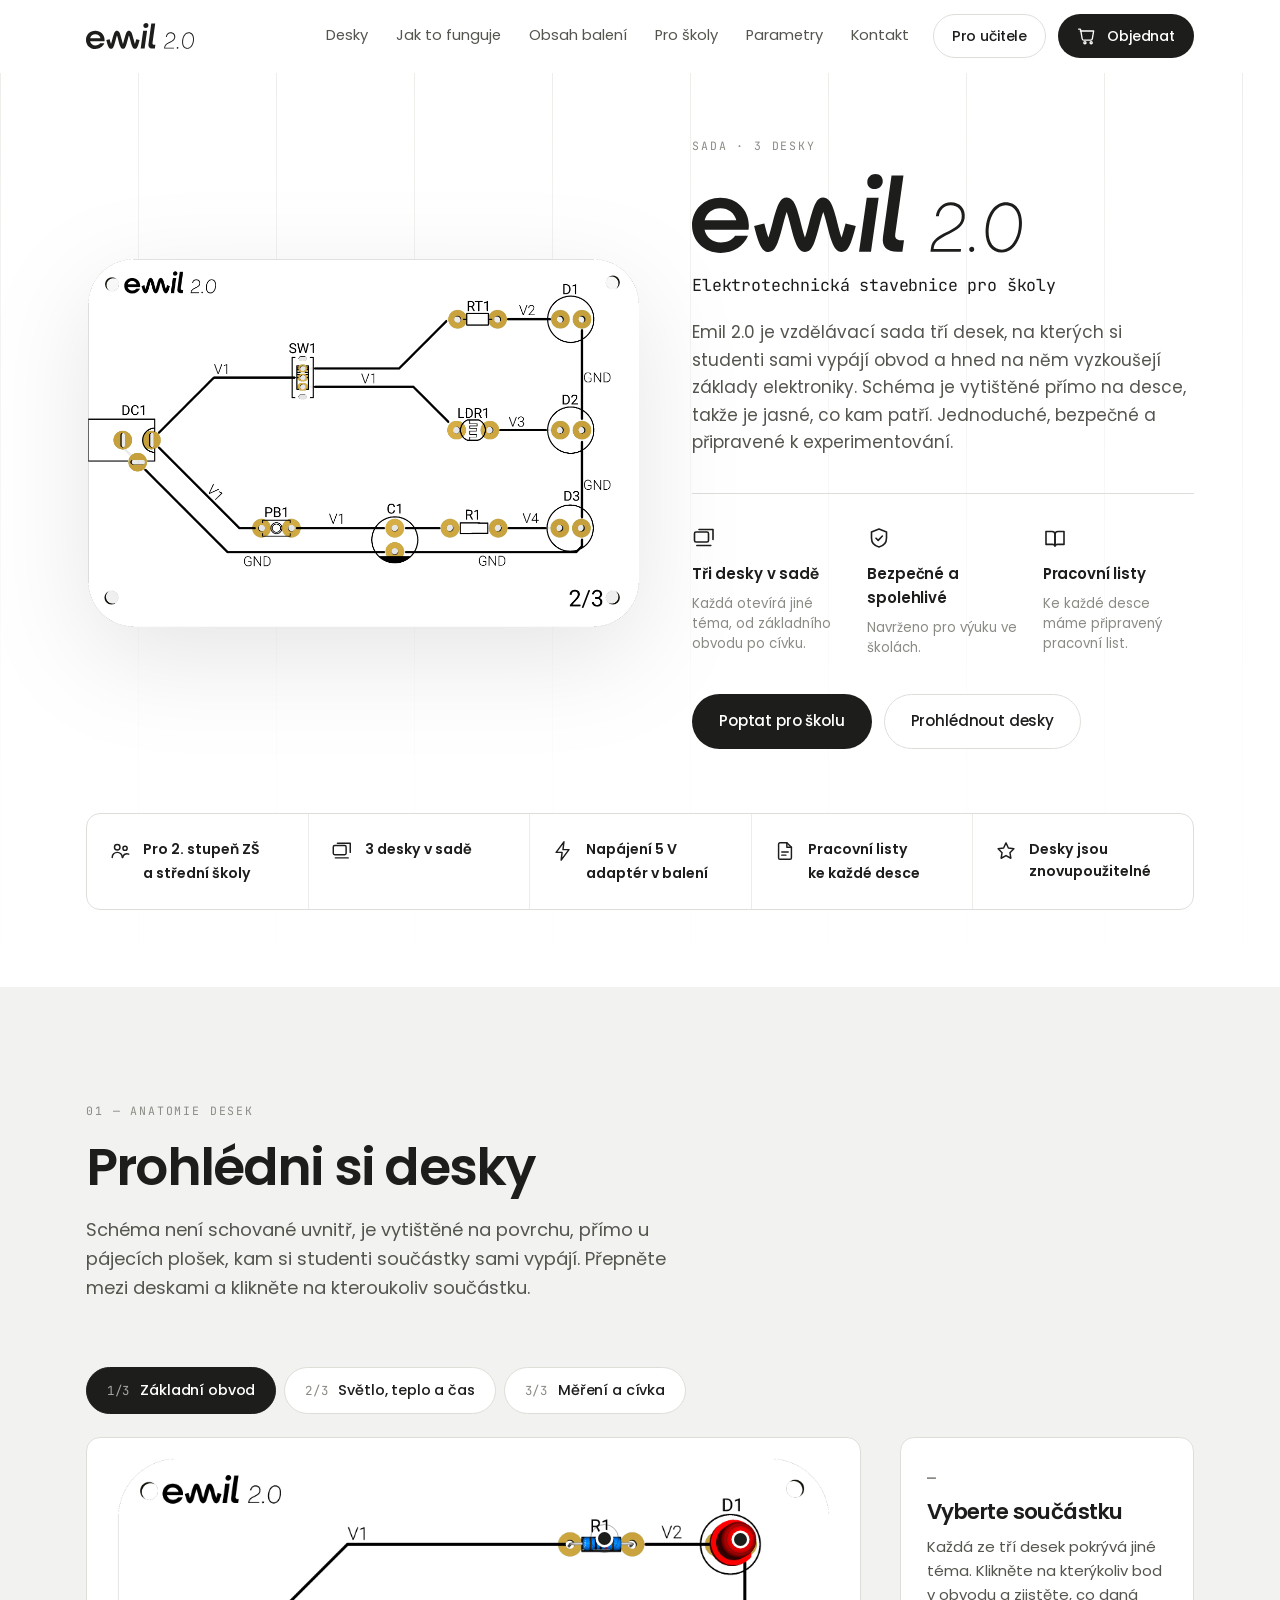
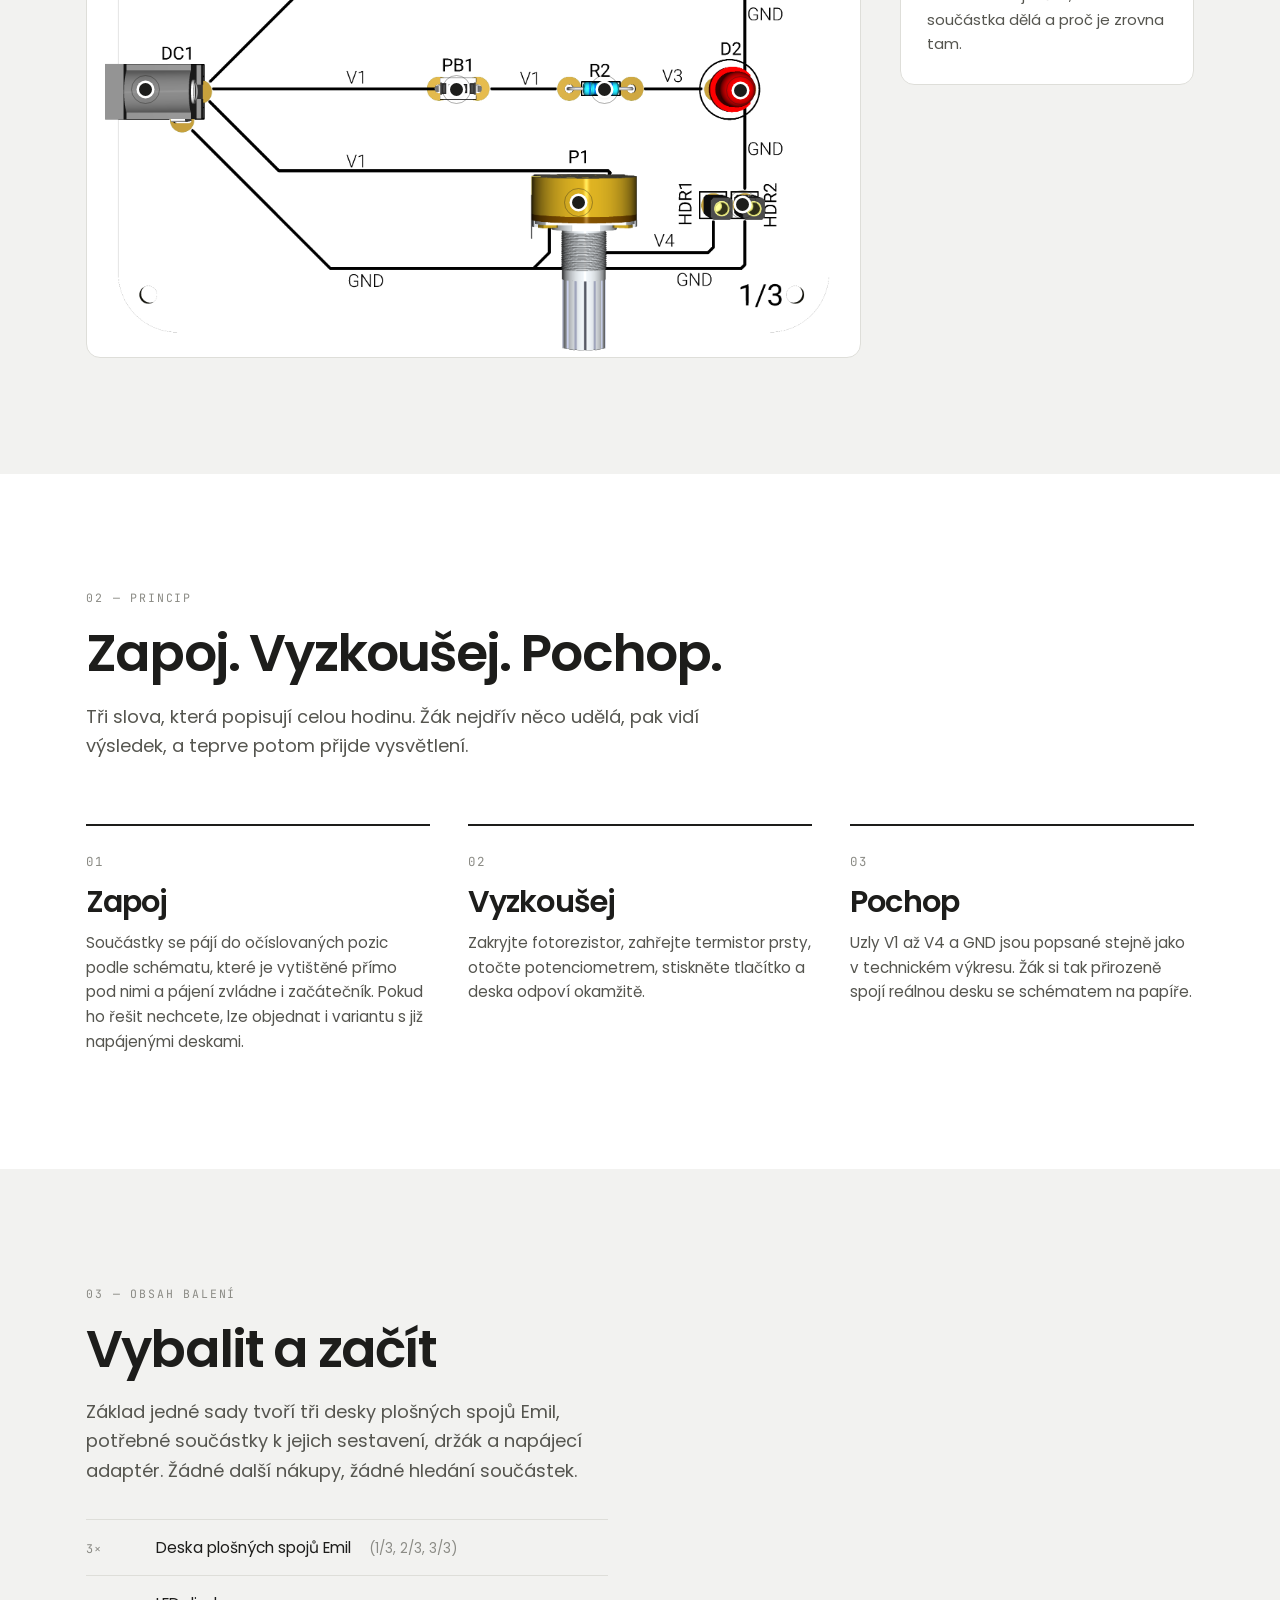
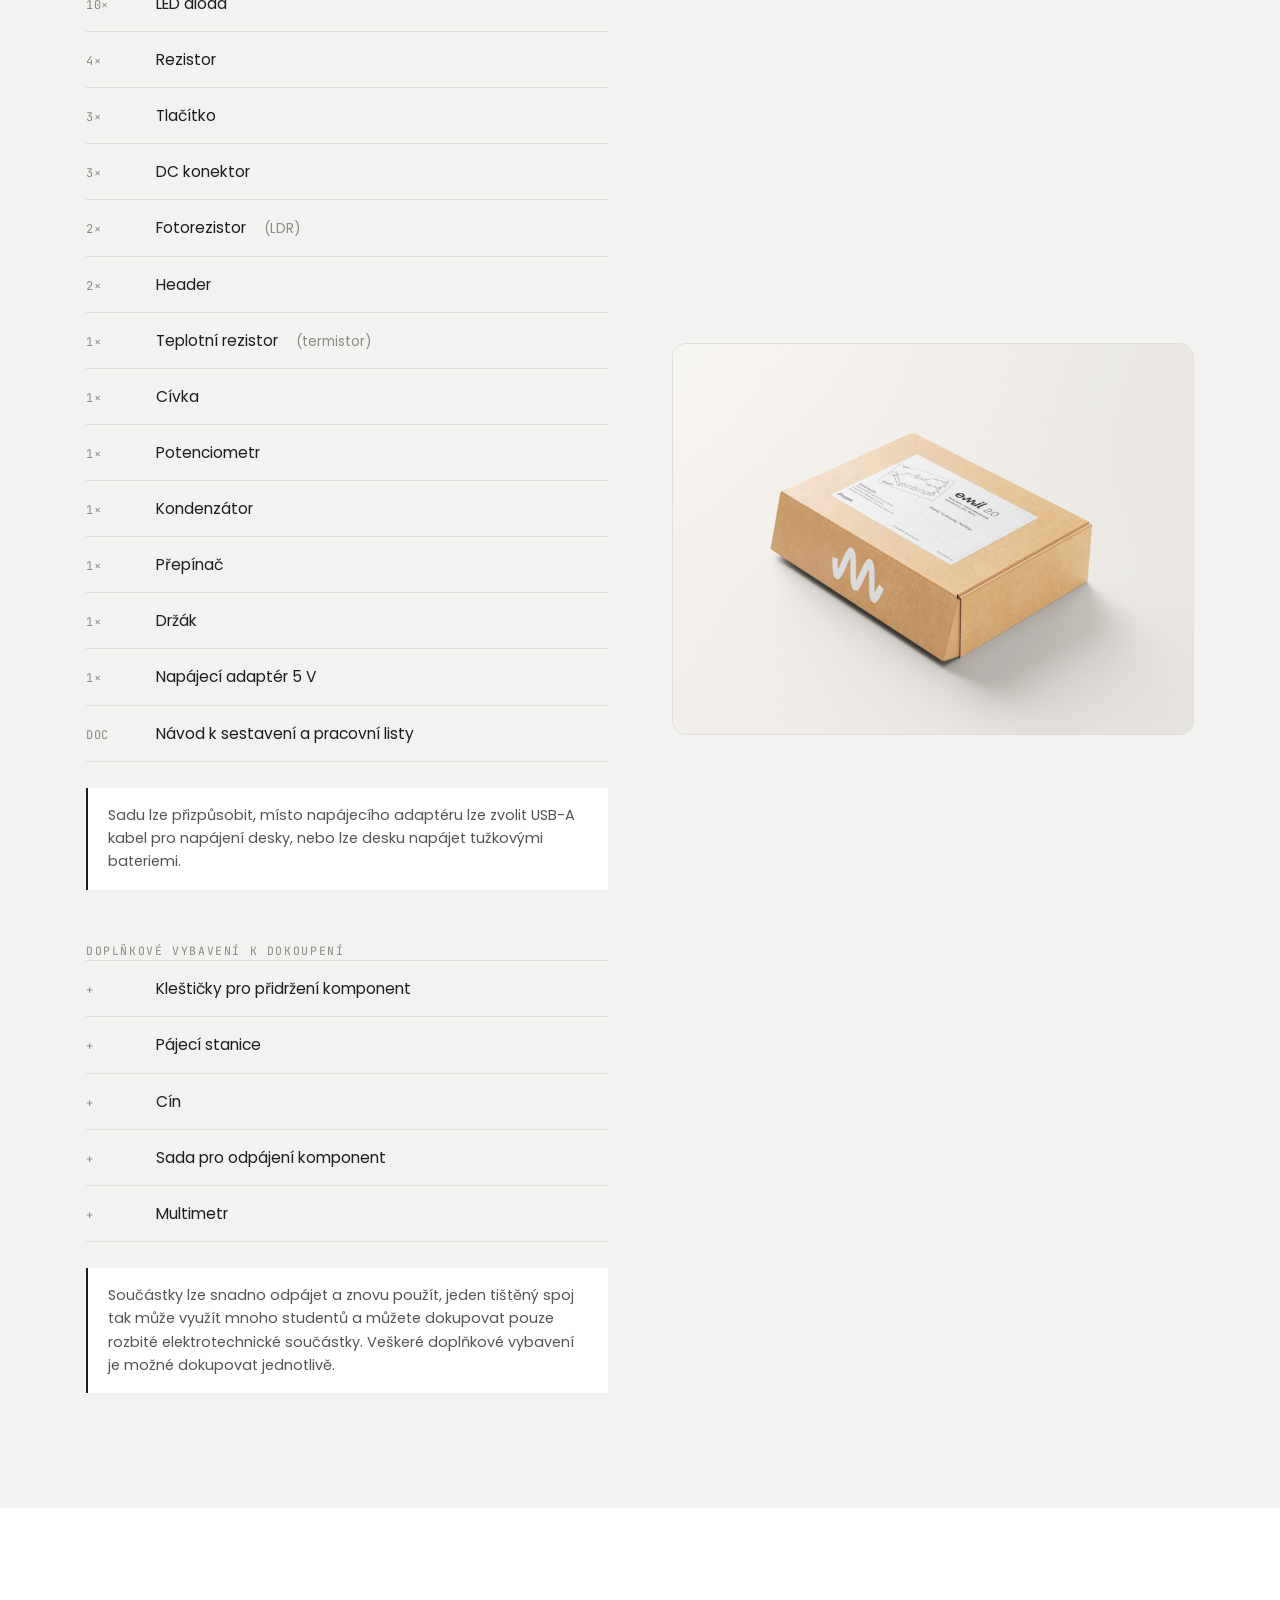
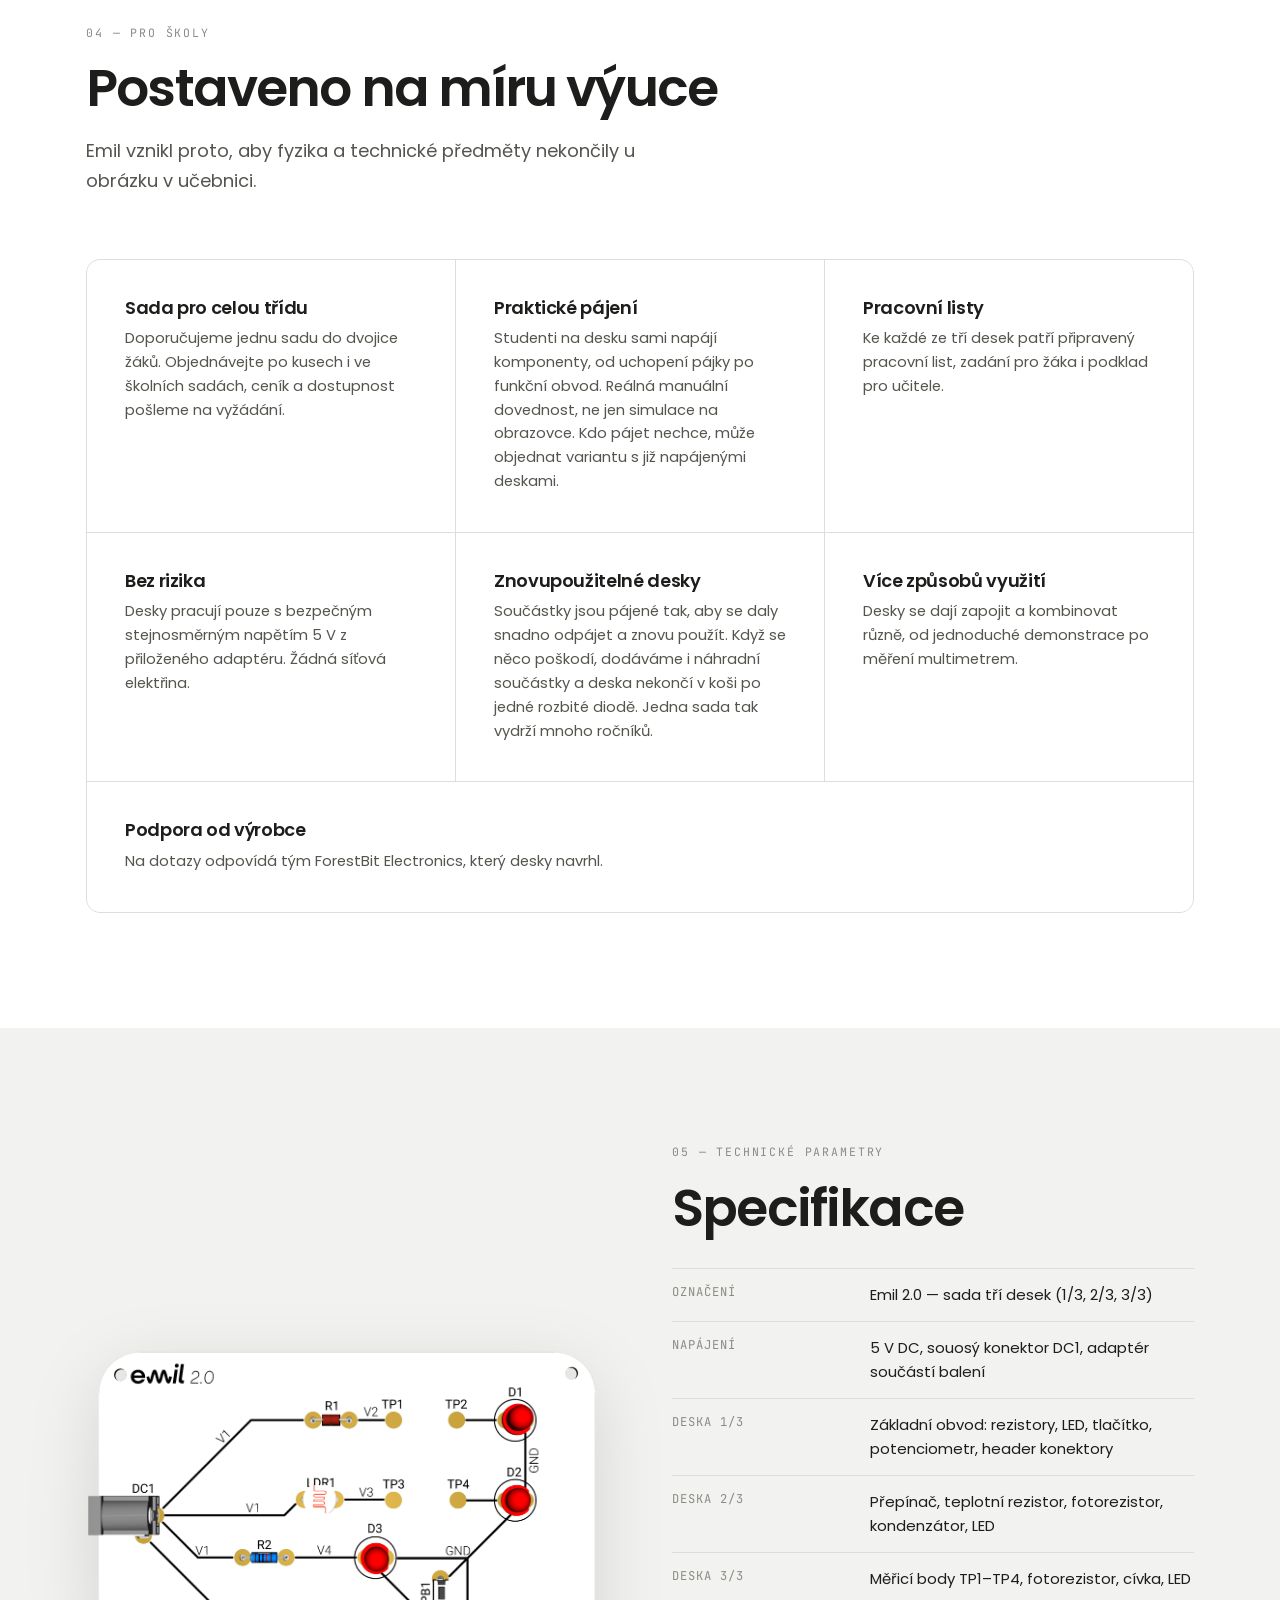
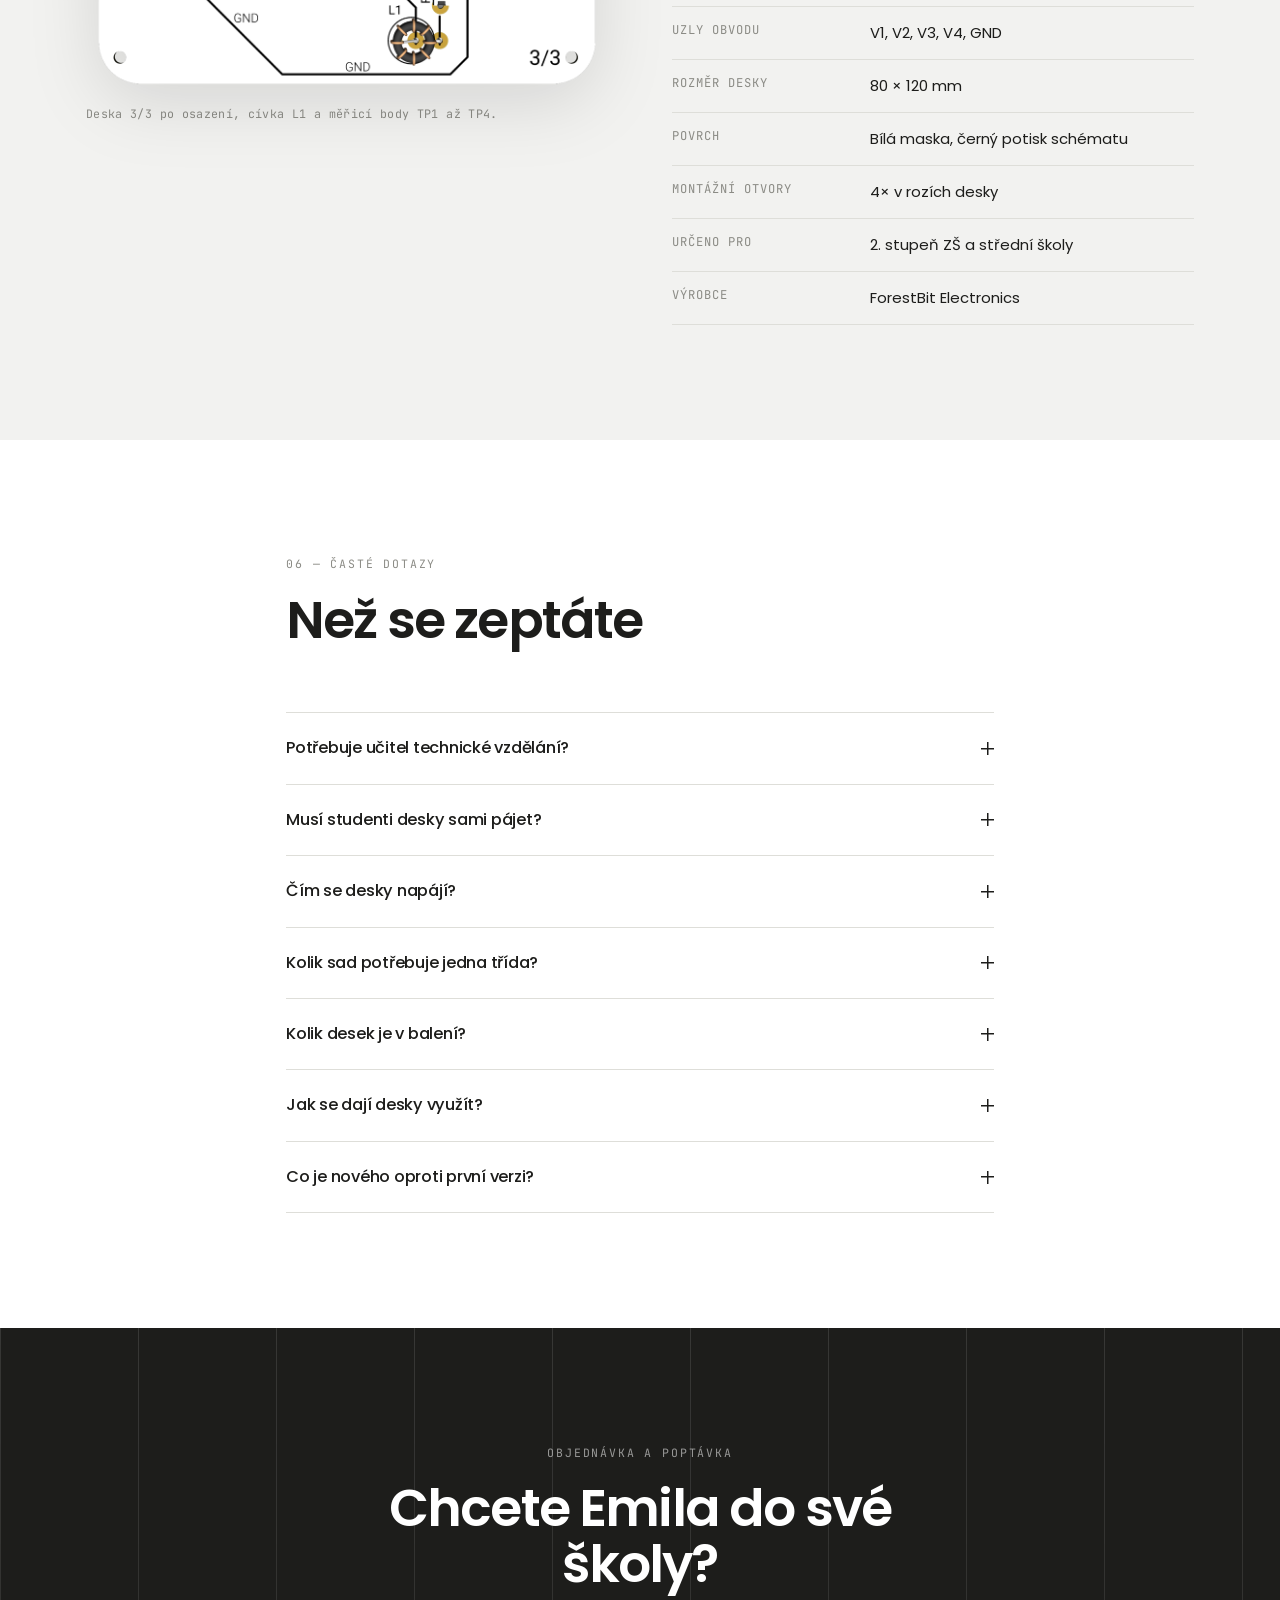
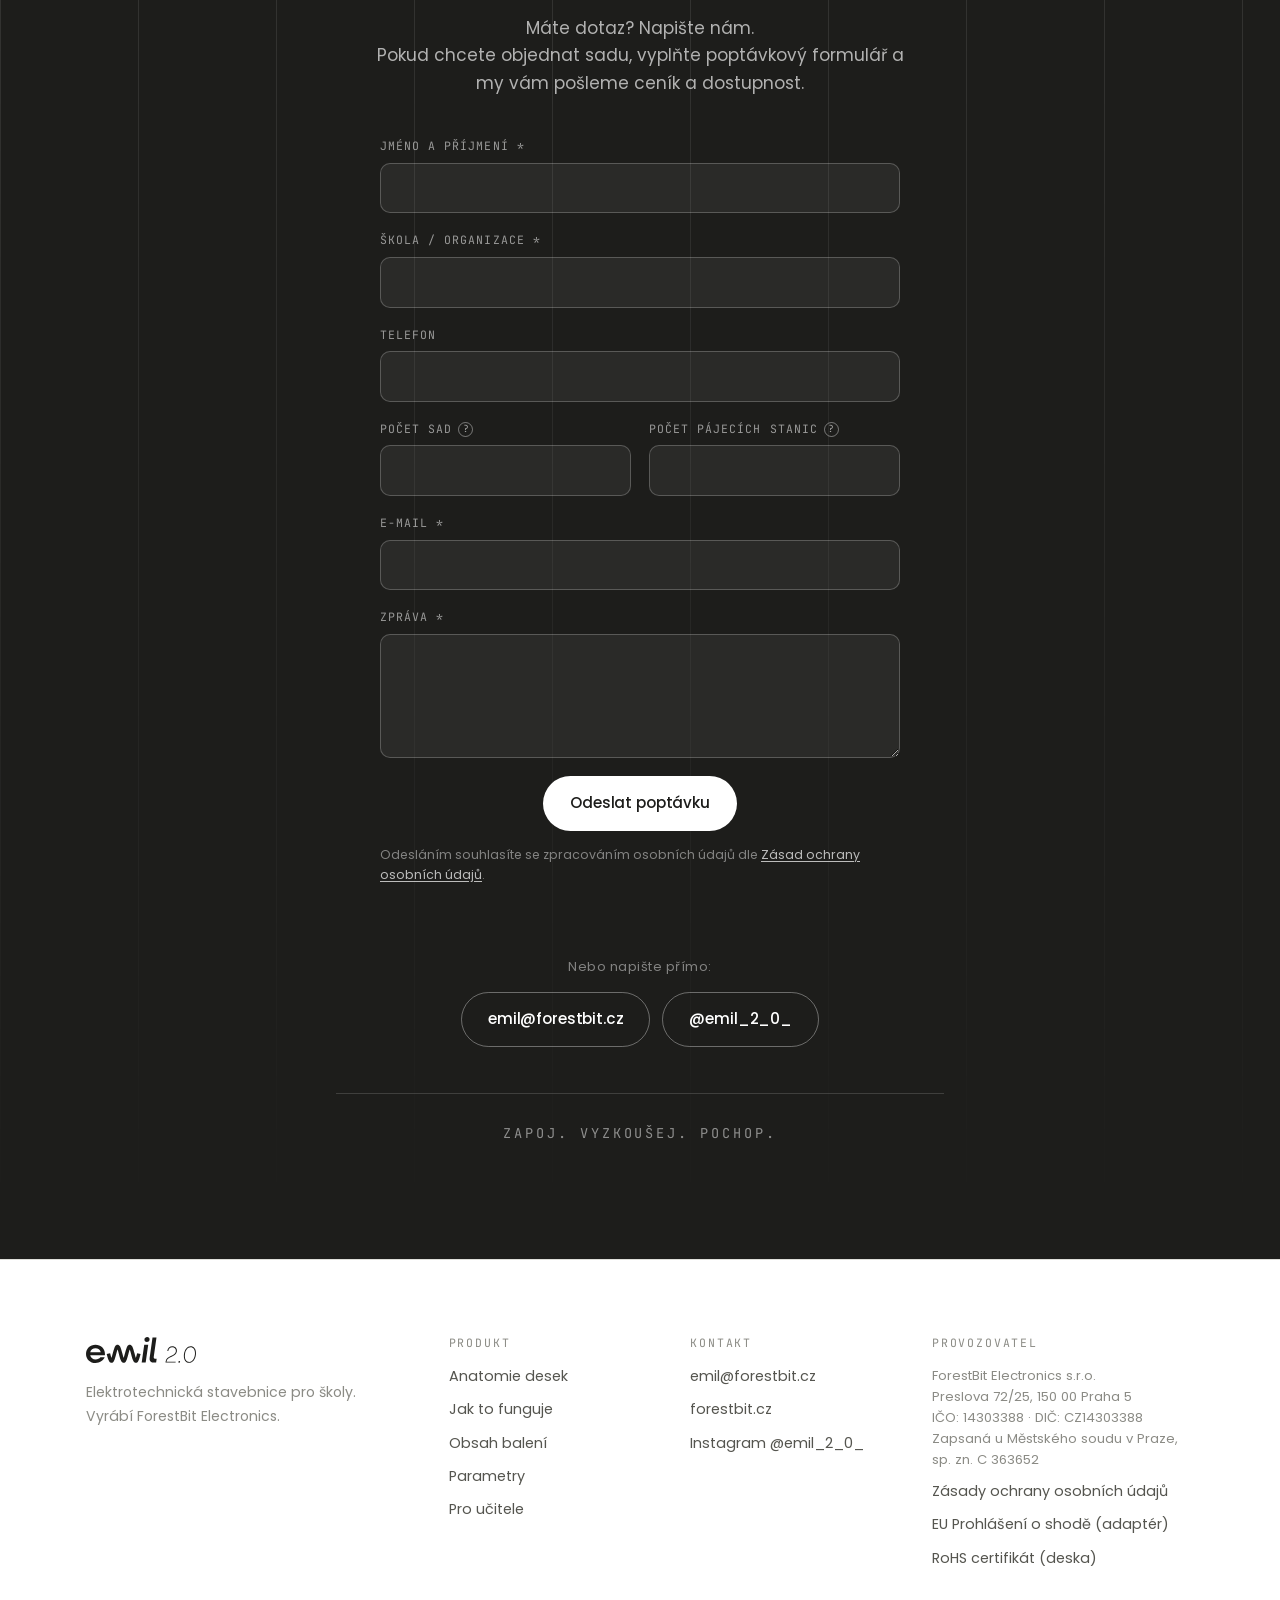
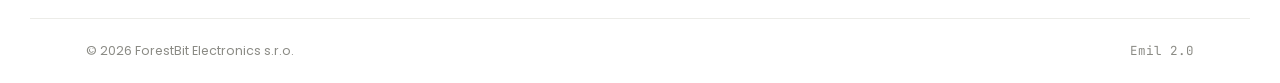
<file: index.html>
<!DOCTYPE html>
<html lang="cs">
<head>
<meta charset="utf-8">
<meta name="viewport" content="width=device-width, initial-scale=1">
<title>Emil 2.0 — elektrotechnická stavebnice pro školy | ForestBit Electronics</title>
<meta name="description" content="Emil 2.0 je elektrotechnická stavebnice pro základní a střední školy. Tři desky plošných spojů, součástky, adaptér 5 V a pracovní listy. Zapoj. Vyzkoušej. Pochop.">
<meta name="theme-color" content="#ffffff">
<link rel="canonical" href="https://emil.forestbit.cz/">
<meta property="og:title" content="Emil 2.0 — elektrotechnická stavebnice pro školy">
<meta property="og:description" content="Zapoj. Vyzkoušej. Pochop. Tři naučné desky plošných spojů pro výuku základů elektroniky.">
<meta property="og:image" content="https://emil.forestbit.cz/assets/img/emil-deska-2.png">
<meta property="og:url" content="https://emil.forestbit.cz/">
<meta property="og:type" content="website">
<meta property="og:locale" content="cs_CZ">
<meta property="og:site_name" content="Emil 2.0">
<meta name="twitter:card" content="summary_large_image">
<meta name="twitter:title" content="Emil 2.0 — elektrotechnická stavebnice pro školy">
<meta name="twitter:description" content="Zapoj. Vyzkoušej. Pochop. Tři naučné desky plošných spojů pro výuku základů elektroniky.">
<meta name="twitter:image" content="https://emil.forestbit.cz/assets/img/emil-deska-2.png">
<link rel="icon" href="assets/img/favicon.svg" type="image/svg+xml">
<link rel="stylesheet" href="assets/css/fonts.css">
<link rel="stylesheet" href="assets/css/style.css">
<script type="application/ld+json">
{
  "@context": "https://schema.org",
  "@type": "Organization",
  "name": "ForestBit Electronics s.r.o.",
  "url": "https://emil.forestbit.cz/",
  "logo": "https://emil.forestbit.cz/assets/img/emil-logo.svg",
  "email": "emil@forestbit.cz",
  "address": {
    "@type": "PostalAddress",
    "streetAddress": "Preslova 72/25",
    "addressLocality": "Praha 5",
    "postalCode": "150 00",
    "addressCountry": "CZ"
  },
  "identifier": {
    "@type": "PropertyValue",
    "name": "IČO",
    "value": "14303388"
  },
  "vatID": "CZ14303388"
}
</script>
<script type="application/ld+json">
{
  "@context": "https://schema.org",
  "@type": "Product",
  "name": "Emil 2.0",
  "description": "Elektrotechnická stavebnice pro školy — sada tří desek plošných spojů pro výuku základů elektroniky.",
  "image": "https://emil.forestbit.cz/assets/img/emil-deska-2.png",
  "brand": { "@type": "Brand", "name": "ForestBit Electronics" },
  "manufacturer": { "@type": "Organization", "name": "ForestBit Electronics s.r.o." },
  "audience": { "@type": "EducationalAudience", "educationalRole": "student" }
}
</script>
</head>
<body>

<a class="skip-link" href="#hlavni">Přeskočit na obsah</a>
<span id="top" class="visually-hidden"></span>

<!-- ============ HEADER ============ -->
<header class="site-header">
  <div class="wrap header-inner">

    <a class="brand" href="#top" aria-label="Emil 2.0 — úvod">
      <img src="assets/img/emil-logo.svg" alt="Emil 2.0" width="1969" height="475">
    </a>

    <nav class="site-nav" id="nav" aria-label="Hlavní navigace">
      <a href="#desky">Desky</a>
      <a href="#princip">Jak to funguje</a>
      <a href="#baleni">Obsah balení</a>
      <a href="#skoly">Pro školy</a>
      <a href="#parametry">Parametry</a>
      <a href="#kontakt">Kontakt</a>
    </nav>

    <div class="header-actions">
      <a class="btn btn--ghost btn--sm" href="pro-ucitele.html">Pro učitele</a>
      <a class="btn btn--solid btn--sm" href="#kontakt">
        <svg viewBox="0 0 24 24" class="ico" aria-hidden="true"><path d="M4 6h16l-1.6 9.2a2 2 0 0 1-2 1.8H8.2a2 2 0 0 1-2-1.7L4.4 4.6A1 1 0 0 0 3.4 3.8H2"/><circle cx="9.5" cy="20" r="1.3"/><circle cx="17" cy="20" r="1.3"/></svg>
        Objednat
      </a>
      <button class="nav-toggle" id="navToggle" aria-expanded="false" aria-controls="nav" aria-label="Otevřít menu">
        <span></span><span></span><span></span>
      </button>
    </div>

  </div>
</header>

<main id="hlavni">

<!-- ============ HERO ============ -->
<section class="hero">
  <div class="blueprint" aria-hidden="true"></div>

  <div class="wrap hero-grid">

    <figure class="hero-visual reveal">
      <img src="assets/img/emil-deska-2-hero.png"
           alt="Neosazená deska plošných spojů Emil 2.0 (2/3) s potiskem schématu a pájecími ploškami"
           width="2160" height="1439" fetchpriority="high">
    </figure>

    <div class="hero-copy reveal">
      <p class="eyebrow">Sada · 3 desky</p>

      <h1 class="hero-title">
        <img class="hero-logo" src="assets/img/emil-logo.svg" alt="Emil 2.0" width="1969" height="475">
      </h1>

      <p class="hero-sub">Elektrotechnická stavebnice pro školy</p>

      <p class="hero-text">
        Emil 2.0 je vzdělávací sada tří desek, na kterých si studenti sami
        vypájí obvod a hned na něm vyzkoušejí základy elektroniky. Schéma je
        vytištěné přímo na desce, takže je jasné, co kam patří. Jednoduché,
        bezpečné a připravené k experimentování.
      </p>

      <ul class="hero-features">
        <li>
          <svg viewBox="0 0 24 24" class="ico" aria-hidden="true"><rect x="2.5" y="6" width="14" height="10" rx="1.5"/><path d="M7 3.5h14v10M4.8 19.5h14"/></svg>
          <b>Tři desky v sadě</b>
          <span>Každá otevírá jiné téma, od základního obvodu po cívku.</span>
        </li>
        <li>
          <svg viewBox="0 0 24 24" class="ico" aria-hidden="true"><path d="M12 3l7.5 3v6c0 4.4-3.1 7.9-7.5 9-4.4-1.1-7.5-4.6-7.5-9V6z"/><path d="M9 12.2l2.2 2.2L15.4 10"/></svg>
          <b>Bezpečné a spolehlivé</b>
          <span>Navrženo pro výuku ve školách.</span>
        </li>
        <li>
          <svg viewBox="0 0 24 24" class="ico" aria-hidden="true"><path d="M3 5.5h6a3 3 0 0 1 3 3V20a2.6 2.6 0 0 0-2.4-1.6H3z"/><path d="M21 5.5h-6a3 3 0 0 0-3 3V20a2.6 2.6 0 0 1 2.4-1.6H21z"/></svg>
          <b>Pracovní listy</b>
          <span>Ke každé desce máme připravený pracovní list.</span>
        </li>
      </ul>

      <div class="hero-cta">
        <a class="btn btn--solid" href="#kontakt">Poptat pro školu</a>
        <a class="btn btn--ghost" href="#desky">Prohlédnout desky</a>
      </div>
    </div>

  </div>

  <!-- spec strip -->
  <div class="wrap">
    <ul class="specstrip reveal">
      <li>
        <svg viewBox="0 0 24 24" class="ico" aria-hidden="true"><circle cx="9" cy="8" r="3"/><path d="M3.5 19a5.5 5.5 0 0 1 11 0"/><circle cx="17.5" cy="9" r="2.3"/><path d="M15 19a4.6 4.6 0 0 1 6.5-3.6"/></svg>
        <b>Pro 2. stupeň ZŠ</b><span>a střední školy</span>
      </li>
      <li>
        <svg viewBox="0 0 24 24" class="ico" aria-hidden="true"><rect x="2.5" y="6" width="14" height="10" rx="1.5"/><path d="M7 3.5h14v10M4.8 19.5h14"/></svg>
        <b>3 desky v sadě</b>
      </li>
      <li>
        <svg viewBox="0 0 24 24" class="ico" aria-hidden="true"><path d="M13 2L4.5 13.5H11L10 22l8.5-11.5H12z"/></svg>
        <b>Napájení 5 V</b><span>adaptér v balení</span>
      </li>
      <li>
        <svg viewBox="0 0 24 24" class="ico" aria-hidden="true"><path d="M14 3H6.5A1.5 1.5 0 0 0 5 4.5v15A1.5 1.5 0 0 0 6.5 21h11a1.5 1.5 0 0 0 1.5-1.5V8z"/><path d="M14 3v5h5M8.5 13h7M8.5 16.5h4.5"/></svg>
        <b>Pracovní listy</b><span>ke každé desce</span>
      </li>
      <li>
        <svg viewBox="0 0 24 24" class="ico" aria-hidden="true"><path d="M12 3.2l2.6 5.5 6 .9-4.3 4.3 1 6-5.3-2.9-5.3 2.9 1-6L3.4 9.6l6-.9z"/></svg>
        <b>Desky jsou znovupoužitelné</b>
      </li>
    </ul>
  </div>
</section>

<!-- ============ INTERAKTIVNÍ DESKY ============ -->
<section class="section section--wash" id="desky">
  <div class="wrap">

    <header class="sec-head reveal">
      <p class="eyebrow">01 — Anatomie desek</p>
      <h2>Prohlédni si desky</h2>
      <p class="sec-lead">
        Schéma není schované uvnitř, je vytištěné na povrchu, přímo u pájecích
        plošek, kam si studenti součástky sami vypájí. Přepněte mezi deskami
        a klikněte na kteroukoliv součástku.
      </p>
    </header>

    <div class="board reveal">

      <div class="board-tabs" role="tablist" aria-label="Výběr desky">
        <button role="tab" id="tab-b1" aria-controls="panel-b1" aria-selected="true" data-board="b1">
          <span class="tab-num">1/3</span><span class="tab-name">Základní obvod</span>
        </button>
        <button role="tab" id="tab-b2" aria-controls="panel-b2" aria-selected="false" tabindex="-1" data-board="b2">
          <span class="tab-num">2/3</span><span class="tab-name">Světlo, teplo a čas</span>
        </button>
        <button role="tab" id="tab-b3" aria-controls="panel-b3" aria-selected="false" tabindex="-1" data-board="b3">
          <span class="tab-num">3/3</span><span class="tab-name">Měření a cívka</span>
        </button>
      </div>

      <div class="board-stages">

        <!-- ---- Deska 1/3 ---- -->
        <div class="board-stage" id="panel-b1" role="tabpanel" aria-labelledby="tab-b1">
          <img src="assets/img/emil-deska-1.png" alt="Deska Emil 1/3 — DC konektor, rezistory, dvě LED diody, tlačítko, potenciometr a dva header konektory" width="2160" height="1451">
          <div class="hotspots">
            <button class="hs" style="--x:7.5%;--y:48.4%"  data-part="b1-dc1"><i></i><span class="hs-tag">DC1</span></button>
            <button class="hs" style="--x:66.9%;--y:19.3%" data-part="b1-r1"><i></i><span class="hs-tag">R1</span></button>
            <button class="hs" style="--x:84.5%;--y:19.6%" data-part="b1-d1"><i></i><span class="hs-tag">D1</span></button>
            <button class="hs" style="--x:47.8%;--y:48.4%" data-part="b1-pb1"><i></i><span class="hs-tag">PB1</span></button>
            <button class="hs" style="--x:66.9%;--y:48.4%" data-part="b1-r2"><i></i><span class="hs-tag">R2</span></button>
            <button class="hs" style="--x:84.5%;--y:48.6%" data-part="b1-d2"><i></i><span class="hs-tag">D2</span></button>
            <button class="hs" style="--x:63.5%;--y:70.1%" data-part="b1-p1"><i></i><span class="hs-tag">P1</span></button>
            <button class="hs" style="--x:84.7%;--y:70.5%" data-part="b1-hdr"><i></i><span class="hs-tag">HDR</span></button>
          </div>
        </div>

        <!-- ---- Deska 2/3 ---- -->
        <div class="board-stage" id="panel-b2" role="tabpanel" aria-labelledby="tab-b2" hidden>
          <img src="assets/img/emil-deska-2.png" alt="Deska Emil 2/3 — DC konektor, přepínač, teplotní rezistor, fotorezistor, tlačítko, kondenzátor, rezistor a tři LED diody" width="2160" height="1439" loading="lazy">
          <div class="hotspots">
            <button class="hs" style="--x:7.5%;--y:48.5%"  data-part="b2-dc1"><i></i><span class="hs-tag">DC1</span></button>
            <button class="hs" style="--x:39.5%;--y:32.7%" data-part="b2-sw1"><i></i><span class="hs-tag">SW1</span></button>
            <button class="hs" style="--x:69.5%;--y:18.0%" data-part="b2-rt1"><i></i><span class="hs-tag">RT1</span></button>
            <button class="hs" style="--x:85.9%;--y:18.0%" data-part="b2-d1"><i></i><span class="hs-tag">D1</span></button>
            <button class="hs" style="--x:68.6%;--y:46.6%" data-part="b2-ldr1"><i></i><span class="hs-tag">LDR1</span></button>
            <button class="hs" style="--x:85.9%;--y:46.6%" data-part="b2-d2"><i></i><span class="hs-tag">D2</span></button>
            <button class="hs" style="--x:34.6%;--y:71.1%" data-part="b2-pb1"><i></i><span class="hs-tag">PB1</span></button>
            <button class="hs" style="--x:55.3%;--y:72.2%" data-part="b2-c1"><i></i><span class="hs-tag">C1</span></button>
            <button class="hs" style="--x:68.9%;--y:71.1%" data-part="b2-r1"><i></i><span class="hs-tag">R1</span></button>
            <button class="hs" style="--x:85.9%;--y:71.1%" data-part="b2-d3"><i></i><span class="hs-tag">D3</span></button>
          </div>
        </div>

        <!-- ---- Deska 3/3 ---- -->
        <div class="board-stage" id="panel-b3" role="tabpanel" aria-labelledby="tab-b3" hidden>
          <img src="assets/img/emil-deska-3.png" alt="Deska Emil 3/3 — DC konektor, rezistory, fotorezistor, testovací body TP1 až TP4, tři LED diody, cívka a tlačítko" width="2160" height="1439" loading="lazy">
          <div class="hotspots">
            <button class="hs" style="--x:7.5%;--y:47.8%"  data-part="b3-dc1"><i></i><span class="hs-tag">DC1</span></button>
            <button class="hs" style="--x:47.0%;--y:22.0%" data-part="b3-r1"><i></i><span class="hs-tag">R1</span></button>
            <button class="hs" style="--x:59.0%;--y:22.0%" data-part="b3-tp1"><i></i><span class="hs-tag">TP1</span></button>
            <button class="hs" style="--x:70.9%;--y:22.0%" data-part="b3-tp2"><i></i><span class="hs-tag">TP2</span></button>
            <button class="hs" style="--x:82.5%;--y:21.7%" data-part="b3-d1"><i></i><span class="hs-tag">D1</span></button>
            <button class="hs" style="--x:44.5%;--y:44.8%" data-part="b3-ldr1"><i></i><span class="hs-tag">LDR1</span></button>
            <button class="hs" style="--x:59.0%;--y:44.7%" data-part="b3-tp3"><i></i><span class="hs-tag">TP3</span></button>
            <button class="hs" style="--x:70.9%;--y:44.7%" data-part="b3-tp4"><i></i><span class="hs-tag">TP4</span></button>
            <button class="hs" style="--x:82.4%;--y:44.7%" data-part="b3-d2"><i></i><span class="hs-tag">D2</span></button>
            <button class="hs" style="--x:34.0%;--y:60.7%" data-part="b3-r2"><i></i><span class="hs-tag">R2</span></button>
            <button class="hs" style="--x:55.3%;--y:59.8%" data-part="b3-d3"><i></i><span class="hs-tag">D3</span></button>
            <button class="hs" style="--x:67.4%;--y:70.6%" data-part="b3-pb1"><i></i><span class="hs-tag">PB1</span></button>
            <button class="hs" style="--x:62.5%;--y:82.6%" data-part="b3-l1"><i></i><span class="hs-tag">L1</span></button>
          </div>
        </div>

      </div>

      <aside class="board-panel" aria-live="polite">
        <p class="panel-ref" id="partRef">—</p>
        <h3 id="partName">Vyberte součástku</h3>
        <p id="partText">
          Každá ze tří desek pokrývá jiné téma. Klikněte na kterýkoliv bod
          v obvodu a zjistěte, co daná součástka dělá a proč je zrovna tam.
        </p>
        <dl class="panel-meta" id="partMeta" hidden>
          <div><dt>Uzel</dt><dd id="partNode">—</dd></div>
          <div><dt>Typ</dt><dd id="partType">—</dd></div>
        </dl>
      </aside>

    </div>
  </div>
</section>

<!-- ============ PRINCIP ============ -->
<section class="section" id="princip">
  <div class="wrap">

    <header class="sec-head reveal">
      <p class="eyebrow">02 — Princip</p>
      <h2>Zapoj. Vyzkoušej. Pochop.</h2>
      <p class="sec-lead">
        Tři slova, která popisují celou hodinu. Žák nejdřív něco udělá,
        pak vidí výsledek, a teprve potom přijde vysvětlení.
      </p>
    </header>

    <ol class="steps">
      <li class="step reveal">
        <span class="step-num">01</span>
        <h3>Zapoj</h3>
        <p>
          Součástky se pájí do očíslovaných pozic podle schématu, které je
          vytištěné přímo pod nimi a pájení zvládne i začátečník. Pokud ho
          řešit nechcete, lze objednat i variantu s již napájenými deskami.
        </p>
      </li>
      <li class="step reveal">
        <span class="step-num">02</span>
        <h3>Vyzkoušej</h3>
        <p>
          Zakryjte fotorezistor, zahřejte termistor prsty, otočte
          potenciometrem, stiskněte tlačítko a deska odpoví okamžitě.
        </p>
      </li>
      <li class="step reveal">
        <span class="step-num">03</span>
        <h3>Pochop</h3>
        <p>
          Uzly V1 až V4 a GND jsou popsané stejně jako v technickém výkresu.
          Žák si tak přirozeně spojí reálnou desku se schématem na papíře.
        </p>
      </li>
    </ol>

  </div>
</section>

<!-- ============ OBSAH BALENÍ ============ -->
<section class="section section--wash" id="baleni">
  <div class="wrap split">

    <div class="split-copy reveal">
      <p class="eyebrow">03 — Obsah balení</p>
      <h2>Vybalit a začít</h2>
      <p class="sec-lead">
        Základ jedné sady tvoří tři desky plošných spojů Emil, potřebné
        součástky k jejich sestavení, držák a napájecí adaptér. Žádné další
        nákupy, žádné hledání součástek.
      </p>

      <ul class="parts">
        <li><span class="parts-ref">3×</span> Deska plošných spojů Emil <em>(1/3, 2/3, 3/3)</em></li>
        <li><span class="parts-ref">10×</span> LED dioda</li>
        <li><span class="parts-ref">4×</span> Rezistor</li>
        <li><span class="parts-ref">3×</span> Tlačítko</li>
        <li><span class="parts-ref">3×</span> DC konektor</li>
        <li><span class="parts-ref">2×</span> Fotorezistor <em>(LDR)</em></li>
        <li><span class="parts-ref">2×</span> Header</li>
        <li><span class="parts-ref">1×</span> Teplotní rezistor <em>(termistor)</em></li>
        <li><span class="parts-ref">1×</span> Cívka</li>
        <li><span class="parts-ref">1×</span> Potenciometr</li>
        <li><span class="parts-ref">1×</span> Kondenzátor</li>
        <li><span class="parts-ref">1×</span> Přepínač</li>
        <li><span class="parts-ref">1×</span> Držák</li>
        <li><span class="parts-ref">1×</span> Napájecí adaptér 5 V</li>
        <li><span class="parts-ref">DOC</span> Návod k sestavení a pracovní listy</li>
      </ul>

      <p class="note">
        Sadu lze přizpůsobit, místo napájecího adaptéru lze zvolit USB-A
        kabel pro napájení desky, nebo lze desku napájet tužkovými bateriemi.
      </p>

      <p class="parts-subhead">Doplňkové vybavení k dokoupení</p>
      <ul class="parts">
        <li><span class="parts-ref">+</span> Kleštičky pro přidržení komponent</li>
        <li><span class="parts-ref">+</span> Pájecí stanice</li>
        <li><span class="parts-ref">+</span> Cín</li>
        <li><span class="parts-ref">+</span> Sada pro odpájení komponent</li>
        <li><span class="parts-ref">+</span> Multimetr</li>
      </ul>

      <p class="note">
        Součástky lze snadno odpájet a znovu použít, jeden tištěný spoj tak
        může využít mnoho studentů a můžete dokupovat pouze rozbité
        elektrotechnické součástky. Veškeré doplňkové vybavení je možné
        dokupovat jednotlivě.
      </p>
    </div>

    <figure class="split-media reveal">
      <img src="assets/img/emil-box.jpg" alt="Papírová krabice Emil 2.0 s etiketou a sinusovým znakem na boku" width="1600" height="1200" loading="lazy">
    </figure>

  </div>
</section>

<!-- ============ PRO ŠKOLY ============ -->
<section class="section" id="skoly">
  <div class="wrap">

    <header class="sec-head reveal">
      <p class="eyebrow">04 — Pro školy</p>
      <h2>Postaveno na míru výuce</h2>
      <p class="sec-lead">
        Emil vznikl proto, aby fyzika a technické předměty nekončily
        u obrázku v učebnici.
      </p>
    </header>

    <div class="cards">
      <article class="card reveal">
        <h3>Sada pro celou třídu</h3>
        <p>Doporučujeme jednu sadu do dvojice žáků. Objednávejte po kusech i ve školních sadách, ceník a dostupnost pošleme na vyžádání.</p>
      </article>
      <article class="card reveal">
        <h3>Praktické pájení</h3>
        <p>Studenti na desku sami napájí komponenty, od uchopení pájky po funkční obvod. Reálná manuální dovednost, ne jen simulace na obrazovce. Kdo pájet nechce, může objednat variantu s již napájenými deskami.</p>
      </article>
      <article class="card reveal">
        <h3>Pracovní listy</h3>
        <p>Ke každé ze tří desek patří připravený pracovní list, zadání pro žáka i podklad pro učitele.</p>
      </article>
      <article class="card reveal">
        <h3>Bez rizika</h3>
        <p>Desky pracují pouze s bezpečným stejnosměrným napětím 5 V z přiloženého adaptéru. Žádná síťová elektřina.</p>
      </article>
      <article class="card reveal">
        <h3>Znovupoužitelné desky</h3>
        <p>Součástky jsou pájené tak, aby se daly snadno odpájet a znovu použít. Když se něco poškodí, dodáváme i náhradní součástky a deska nekončí v koši po jedné rozbité diodě. Jedna sada tak vydrží mnoho ročníků.</p>
      </article>
      <article class="card reveal">
        <h3>Více způsobů využití</h3>
        <p>Desky se dají zapojit a kombinovat různě, od jednoduché demonstrace po měření multimetrem.</p>
      </article>
      <article class="card reveal">
        <h3>Podpora od výrobce</h3>
        <p>Na dotazy odpovídá tým ForestBit Electronics, který desky navrhl.</p>
      </article>
    </div>

  </div>
</section>

<!-- ============ PARAMETRY ============ -->
<section class="section section--wash" id="parametry">
  <div class="wrap split split--rev">

    <figure class="split-media split-media--plain reveal">
      <img src="assets/img/emil-deska-3.png" alt="Osazená deska Emil 3/3 s rezistory, fotorezistorem, cívkou, tlačítkem a třemi LED diodami" width="2160" height="1439" loading="lazy">
      <figcaption>Deska 3/3 po osazení, cívka L1 a měřicí body TP1 až TP4.</figcaption>
    </figure>

    <div class="split-copy reveal">
      <p class="eyebrow">05 — Technické parametry</p>
      <h2>Specifikace</h2>

      <table class="spectable">
        <caption class="visually-hidden">Technické parametry sady Emil 2.0</caption>
        <tbody>
          <tr><th scope="row">Označení</th><td>Emil 2.0 — sada tří desek (1/3, 2/3, 3/3)</td></tr>
          <tr><th scope="row">Napájení</th><td>5 V DC, souosý konektor DC1, adaptér součástí balení</td></tr>
          <tr><th scope="row">Deska 1/3</th><td>Základní obvod: rezistory, LED, tlačítko, potenciometr, header konektory</td></tr>
          <tr><th scope="row">Deska 2/3</th><td>Přepínač, teplotní rezistor, fotorezistor, kondenzátor, LED</td></tr>
          <tr><th scope="row">Deska 3/3</th><td>Měřicí body TP1–TP4, fotorezistor, cívka, LED</td></tr>
          <tr><th scope="row">Uzly obvodu</th><td>V1, V2, V3, V4, GND</td></tr>
          <tr><th scope="row">Rozměr desky</th><td>80 × 120 mm</td></tr>
          <tr><th scope="row">Povrch</th><td>Bílá maska, černý potisk schématu</td></tr>
          <tr><th scope="row">Montážní otvory</th><td>4× v rozích desky</td></tr>
          <tr><th scope="row">Určeno pro</th><td>2. stupeň ZŠ a střední školy</td></tr>
          <tr><th scope="row">Výrobce</th><td>ForestBit Electronics</td></tr>
        </tbody>
      </table>
    </div>

  </div>
</section>

<!-- ============ FAQ ============ -->
<section class="section" id="faq">
  <div class="wrap wrap--narrow">

    <header class="sec-head reveal">
      <p class="eyebrow">06 — Časté dotazy</p>
      <h2>Než se zeptáte</h2>
    </header>

    <div class="faq reveal">
      <details>
        <summary>Potřebuje učitel technické vzdělání?</summary>
        <p>Ne. Ke každé desce je připravený pracovní list, který krok za krokem popisuje průběh hodiny i očekávané výsledky.</p>
      </details>
      <details>
        <summary>Musí studenti desky sami pájet?</summary>
        <p>Ano, osazení a zapájení součástek je součástí výuky a studenti si tak prakticky vyzkoušejí pájení. Kdo pájení řešit nechce, může objednat i variantu s již napájenými deskami.</p>
      </details>
      <details>
        <summary>Čím se desky napájí?</summary>
        <p>Napájecím adaptérem 5 V se souosým konektorem, který je součástí balení. Desky nepracují se síťovým napětím.</p>
      </details>
      <details>
        <summary>Kolik sad potřebuje jedna třída?</summary>
        <p>Doporučujeme jednu sadu do dvojice žáků, na běžnou třídu tedy vychází zhruba patnáct sad. Ve dvojici si žáci úlohu rozdělí a zároveň se u desky vystřídají.</p>
      </details>
      <details>
        <summary>Kolik desek je v balení?</summary>
        <p>Tři, Emil 1/3, 2/3 a 3/3. Každá se věnuje jinému tématu: základnímu obvodu, reakci na světlo a teplo, a měření s cívkou.</p>
      </details>
      <details>
        <summary>Jak se dají desky využít?</summary>
        <p>Různě podle úrovně třídy. Od jednoduché demonstrace „co se stane, když…" až po měření multimetrem nebo výpočtem hodnot.</p>
      </details>
      <details>
        <summary>Co je nového oproti první verzi?</summary>
        <p>Verze 2.0 je přepracovaná pro distribuci do škol, čitelnější potisk schématu, odolnější osazovací body a kompletní tištěná dokumentace v balení.</p>
      </details>
    </div>

  </div>
</section>

<!-- ============ KONTAKT / CTA ============ -->
<section class="section cta" id="kontakt">
  <div class="blueprint blueprint--dark" aria-hidden="true"></div>
  <div class="wrap cta-inner reveal">
    <p class="eyebrow eyebrow--inv">Objednávka a poptávka</p>
    <h2>Chcete Emila do své školy?</h2>
    <p class="cta-lead">
      Máte dotaz? Napište nám.<br>
      Pokud chcete objednat sadu, vyplňte poptávkový formulář a my vám pošleme ceník a dostupnost.
    </p>

    <form class="contact-form" id="contactForm" action="https://formsubmit.co/ajax/emil@forestbit.cz" method="POST" novalidate>
      <input type="hidden" name="_subject" value="Nová poptávka z webu Emil 2.0">
      <input type="hidden" name="_captcha" value="false">
      <input type="text" name="_honey" class="hp-field" tabindex="-1" autocomplete="off" aria-hidden="true">

      <div class="form-row">
        <label for="cfName">Jméno a příjmení *</label>
        <input type="text" id="cfName" name="Jméno" required autocomplete="name">
      </div>

      <div class="form-row">
        <label for="cfSchool">Škola / organizace *</label>
        <input type="text" id="cfSchool" name="Škola" required autocomplete="organization">
      </div>

      <div class="form-row">
        <label for="cfPhone">Telefon</label>
        <input type="tel" id="cfPhone" name="Telefon" autocomplete="tel" inputmode="tel">
      </div>

      <div class="form-row form-row--split">
        <div>
          <label for="cfQty">
            Počet sad
            <span class="hint">
              <button type="button" class="hint-btn" aria-describedby="hintQty">?</button>
              <span class="hint-bubble" id="hintQty" role="tooltip">Doporučujeme jednu sadu na dvojici studentů.</span>
            </span>
          </label>
          <input type="number" id="cfQty" name="Počet sad" min="1" inputmode="numeric">
        </div>
        <div>
          <label for="cfStations">
            Počet pájecích stanic
            <span class="hint">
              <button type="button" class="hint-btn" aria-describedby="hintStations">?</button>
              <span class="hint-bubble" id="hintStations" role="tooltip">Doporučujeme jednu pájecí stanici na dvojici studentů.</span>
            </span>
          </label>
          <input type="number" id="cfStations" name="Počet pájecích stanic" min="1" inputmode="numeric">
        </div>
      </div>

      <div class="form-row">
        <label for="cfEmail">E-mail *</label>
        <input type="email" id="cfEmail" name="E-mail" required autocomplete="email">
      </div>

      <div class="form-row">
        <label for="cfMessage">Zpráva *</label>
        <textarea id="cfMessage" name="Zpráva" rows="4" required></textarea>
      </div>

      <button class="btn btn--inv" type="submit">Odeslat poptávku</button>
      <p class="form-consent">
        Odesláním souhlasíte se zpracováním osobních údajů dle
        <a href="ochrana-osobnich-udaju.html">Zásad ochrany osobních údajů</a>.
      </p>
      <p class="form-status" id="formStatus" role="status" aria-live="polite"></p>
    </form>

    <p class="cta-alt">Nebo napište přímo:</p>
    <div class="cta-actions">
      <a class="btn btn--outline-inv" href="mailto:emil@forestbit.cz?subject=Poptávka%20Emil%202.0">emil@forestbit.cz</a>
      <a class="btn btn--outline-inv" href="https://www.instagram.com/emil_2_0_/" target="_blank" rel="noopener">@emil_2_0_</a>
    </div>
    <p class="cta-claim">Zapoj. Vyzkoušej. Pochop.</p>
  </div>
</section>

</main>

<!-- ============ FOOTER ============ -->
<footer class="site-footer">
  <div class="wrap footer-grid">

    <div class="footer-brand">
      <img class="footer-logo" src="assets/img/emil-logo.svg" alt="Emil 2.0" width="1969" height="475">
      <p>Elektrotechnická stavebnice pro školy.<br>Vyrábí ForestBit Electronics.</p>
    </div>

    <nav class="footer-nav" aria-label="Patička">
      <h3>Produkt</h3>
      <a href="#desky">Anatomie desek</a>
      <a href="#princip">Jak to funguje</a>
      <a href="#baleni">Obsah balení</a>
      <a href="#parametry">Parametry</a>
      <a href="pro-ucitele.html">Pro učitele</a>
    </nav>

    <nav class="footer-nav" aria-label="Kontakty">
      <h3>Kontakt</h3>
      <a href="mailto:emil@forestbit.cz">emil@forestbit.cz</a>
      <a href="https://forestbit.cz" target="_blank" rel="noopener">forestbit.cz</a>
      <a href="https://www.instagram.com/emil_2_0_/" target="_blank" rel="noopener">Instagram @emil_2_0_</a>
    </nav>

    <div class="footer-legal">
      <h3>Provozovatel</h3>
      <p>
        ForestBit Electronics s.r.o.<br>
        Preslova 72/25, 150 00 Praha 5<br>
        IČO: 14303388 · DIČ: CZ14303388<br>
        Zapsaná u Městského soudu v Praze, sp. zn. C 363652
      </p>
      <a href="ochrana-osobnich-udaju.html">Zásady ochrany osobních údajů</a>
      <a href="assets/docs/eu-prohlaseni-o-shode-adapter.pdf" target="_blank" rel="noopener">EU Prohlášení o shodě (adaptér)</a>
      <a href="assets/docs/rohs-certifikat-deska-jlcpcb.pdf" target="_blank" rel="noopener">RoHS certifikát (deska)</a>
    </div>

  </div>

  <div class="wrap footer-bottom">
    <p>© <span id="year">2026</span> ForestBit Electronics s.r.o.</p>
    <p class="footer-mono">Emil 2.0</p>
  </div>
</footer>

<script src="assets/js/main.js"></script>
</body>
</html>
</file>
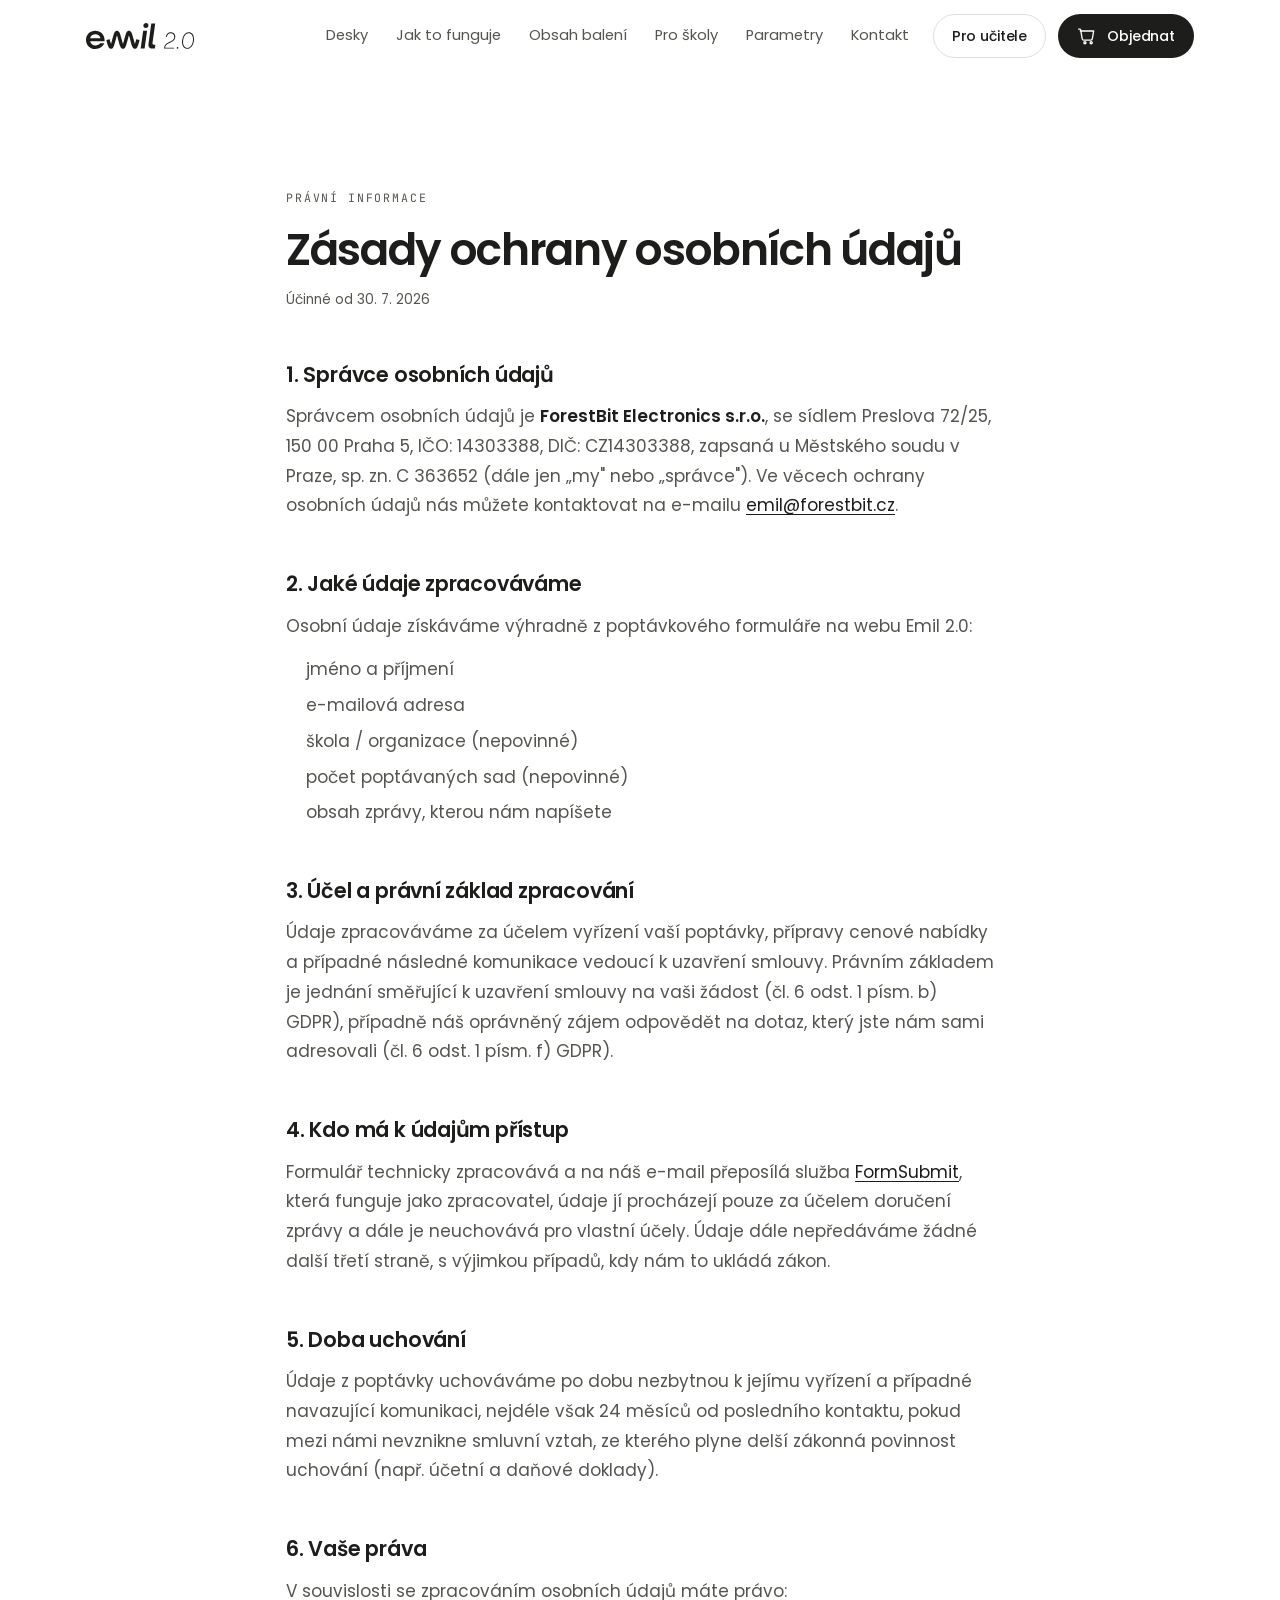
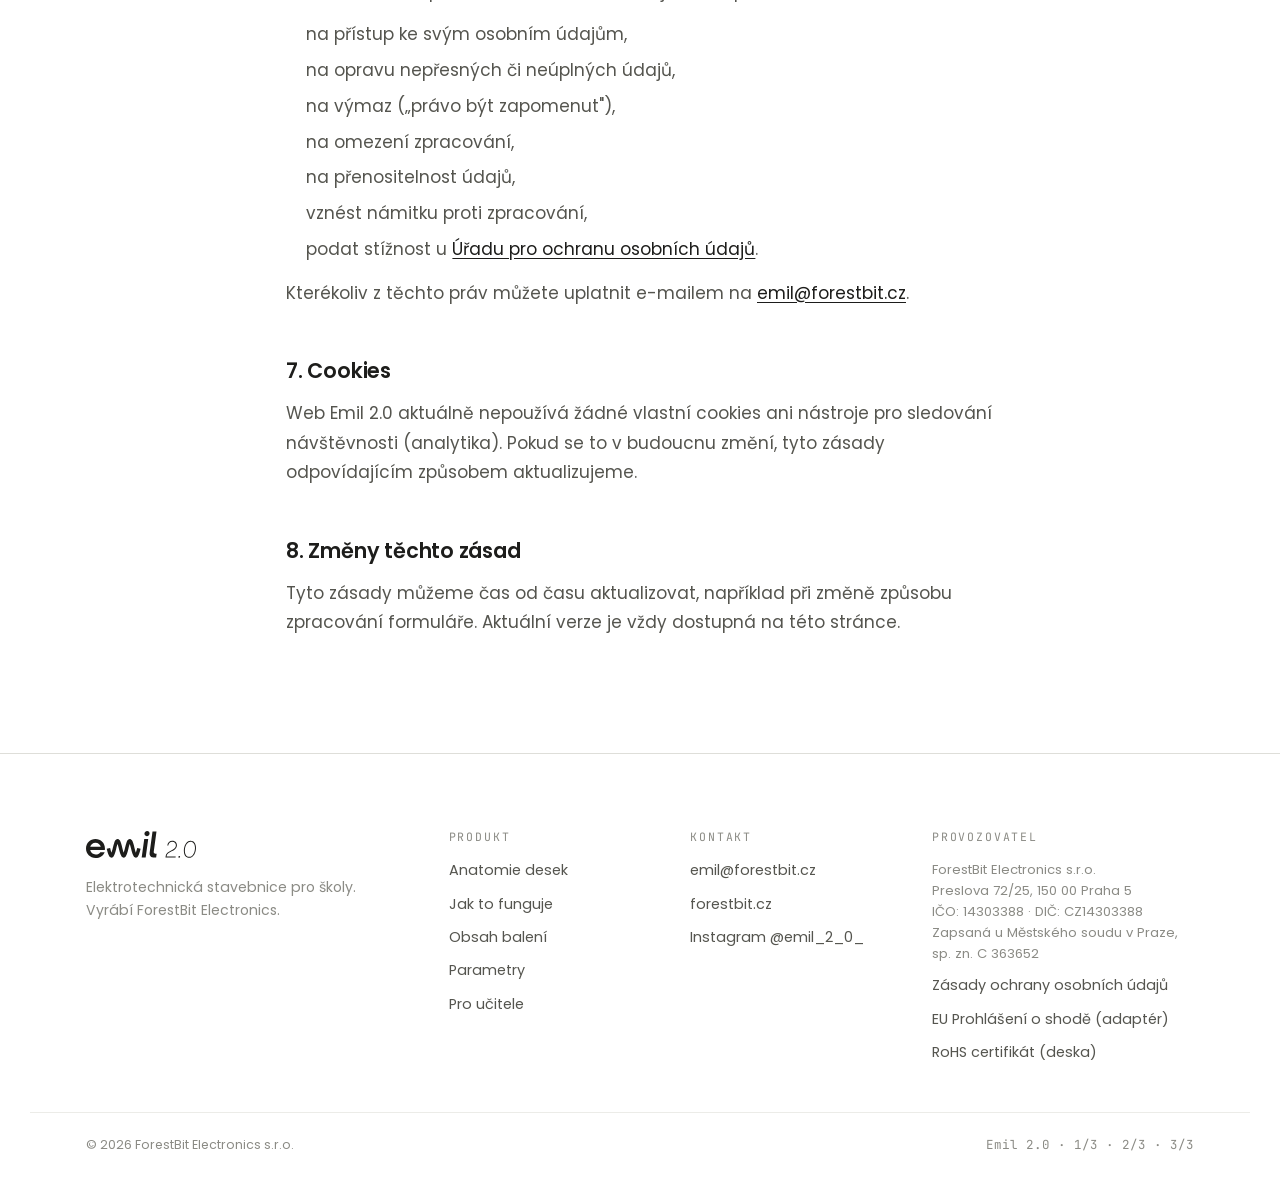
<file: ochrana-osobnich-udaju.html>
<!DOCTYPE html>
<html lang="cs">
<head>
<meta charset="utf-8">
<meta name="viewport" content="width=device-width, initial-scale=1">
<title>Zásady ochrany osobních údajů | Emil 2.0 — ForestBit Electronics</title>
<meta name="description" content="Zásady ochrany osobních údajů pro web Emil 2.0 — jaké údaje zpracováváme z kontaktního formuláře, proč, jak dlouho a jaká máte práva.">
<meta name="robots" content="noindex">
<meta name="theme-color" content="#ffffff">
<link rel="canonical" href="https://emil.forestbit.cz/ochrana-osobnich-udaju.html">
<link rel="icon" href="assets/img/favicon.svg" type="image/svg+xml">
<link rel="stylesheet" href="assets/css/fonts.css">
<link rel="stylesheet" href="assets/css/style.css">
</head>
<body>

<a class="skip-link" href="#hlavni">Přeskočit na obsah</a>

<!-- ============ HEADER ============ -->
<header class="site-header" id="top">
  <div class="wrap header-inner">

    <a class="brand" href="index.html" aria-label="Emil 2.0 — úvod">
      <img src="assets/img/emil-logo.svg" alt="Emil 2.0" width="1969" height="475">
    </a>

    <nav class="site-nav" id="nav" aria-label="Hlavní navigace">
      <a href="index.html#desky">Desky</a>
      <a href="index.html#princip">Jak to funguje</a>
      <a href="index.html#baleni">Obsah balení</a>
      <a href="index.html#skoly">Pro školy</a>
      <a href="index.html#parametry">Parametry</a>
      <a href="index.html#kontakt">Kontakt</a>
    </nav>

    <div class="header-actions">
      <a class="btn btn--ghost btn--sm" href="pro-ucitele.html">Pro učitele</a>
      <a class="btn btn--solid btn--sm" href="index.html#kontakt">
        <svg viewBox="0 0 24 24" class="ico" aria-hidden="true"><path d="M4 6h16l-1.6 9.2a2 2 0 0 1-2 1.8H8.2a2 2 0 0 1-2-1.7L4.4 4.6A1 1 0 0 0 3.4 3.8H2"/><circle cx="9.5" cy="20" r="1.3"/><circle cx="17" cy="20" r="1.3"/></svg>
        Objednat
      </a>
      <button class="nav-toggle" id="navToggle" aria-expanded="false" aria-controls="nav" aria-label="Otevřít menu">
        <span></span><span></span><span></span>
      </button>
    </div>

  </div>
</header>

<main id="hlavni">
<section class="section">
  <div class="wrap wrap--narrow legal">

    <p class="eyebrow">Právní informace</p>
    <h1>Zásady ochrany osobních údajů</h1>
    <p class="legal-updated">Účinné od 30. 7. 2026</p>

    <h2>1. Správce osobních údajů</h2>
    <p>
      Správcem osobních údajů je <strong>ForestBit Electronics s.r.o.</strong>,
      se sídlem Preslova 72/25, 150 00 Praha 5, IČO: 14303388, DIČ: CZ14303388,
      zapsaná u Městského soudu v Praze, sp. zn. C 363652 (dále jen „my"
      nebo „správce"). Ve věcech ochrany osobních údajů nás můžete kontaktovat
      na e-mailu <a href="mailto:emil@forestbit.cz">emil@forestbit.cz</a>.
    </p>

    <h2>2. Jaké údaje zpracováváme</h2>
    <p>Osobní údaje získáváme výhradně z poptávkového formuláře na webu Emil 2.0:</p>
    <ul>
      <li>jméno a příjmení</li>
      <li>e-mailová adresa</li>
      <li>škola / organizace (nepovinné)</li>
      <li>počet poptávaných sad (nepovinné)</li>
      <li>obsah zprávy, kterou nám napíšete</li>
    </ul>

    <h2>3. Účel a právní základ zpracování</h2>
    <p>
      Údaje zpracováváme za účelem vyřízení vaší poptávky, přípravy cenové
      nabídky a případné následné komunikace vedoucí k uzavření smlouvy.
      Právním základem je jednání směřující k uzavření smlouvy na vaši žádost
      (čl. 6 odst. 1 písm. b) GDPR), případně náš oprávněný zájem odpovědět
      na dotaz, který jste nám sami adresovali (čl. 6 odst. 1 písm. f) GDPR).
    </p>

    <h2>4. Kdo má k údajům přístup</h2>
    <p>
      Formulář technicky zpracovává a na náš e-mail přeposílá služba
      <a href="https://formsubmit.co" target="_blank" rel="noopener">FormSubmit</a>,
      která funguje jako zpracovatel, údaje jí procházejí pouze za účelem
      doručení zprávy a dále je neuchovává pro vlastní účely. Údaje dále
      nepředáváme žádné další třetí straně, s výjimkou případů, kdy nám to
      ukládá zákon.
    </p>

    <h2>5. Doba uchování</h2>
    <p>
      Údaje z poptávky uchováváme po dobu nezbytnou k jejímu vyřízení
      a případné navazující komunikaci, nejdéle však 24 měsíců od posledního
      kontaktu, pokud mezi námi nevznikne smluvní vztah, ze kterého plyne
      delší zákonná povinnost uchování (např. účetní a daňové doklady).
    </p>

    <h2>6. Vaše práva</h2>
    <p>V souvislosti se zpracováním osobních údajů máte právo:</p>
    <ul>
      <li>na přístup ke svým osobním údajům,</li>
      <li>na opravu nepřesných či neúplných údajů,</li>
      <li>na výmaz („právo být zapomenut"),</li>
      <li>na omezení zpracování,</li>
      <li>na přenositelnost údajů,</li>
      <li>vznést námitku proti zpracování,</li>
      <li>podat stížnost u <a href="https://www.uoou.cz" target="_blank" rel="noopener">Úřadu pro ochranu osobních údajů</a>.</li>
    </ul>
    <p>
      Kterékoliv z těchto práv můžete uplatnit e-mailem na
      <a href="mailto:emil@forestbit.cz">emil@forestbit.cz</a>.
    </p>

    <h2>7. Cookies</h2>
    <p>
      Web Emil 2.0 aktuálně nepoužívá žádné vlastní cookies ani nástroje
      pro sledování návštěvnosti (analytika). Pokud se to v budoucnu změní,
      tyto zásady odpovídajícím způsobem aktualizujeme.
    </p>

    <h2>8. Změny těchto zásad</h2>
    <p>
      Tyto zásady můžeme čas od času aktualizovat, například při změně
      způsobu zpracování formuláře. Aktuální verze je vždy dostupná na
      této stránce.
    </p>

  </div>
</section>
</main>

<!-- ============ FOOTER ============ -->
<footer class="site-footer">
  <div class="wrap footer-grid">

    <div class="footer-brand">
      <img class="footer-logo" src="assets/img/emil-logo.svg" alt="Emil 2.0" width="1969" height="475">
      <p>Elektrotechnická stavebnice pro školy.<br>Vyrábí ForestBit Electronics.</p>
    </div>

    <nav class="footer-nav" aria-label="Patička">
      <h3>Produkt</h3>
      <a href="index.html#desky">Anatomie desek</a>
      <a href="index.html#princip">Jak to funguje</a>
      <a href="index.html#baleni">Obsah balení</a>
      <a href="index.html#parametry">Parametry</a>
      <a href="pro-ucitele.html">Pro učitele</a>
    </nav>

    <nav class="footer-nav" aria-label="Kontakty">
      <h3>Kontakt</h3>
      <a href="mailto:emil@forestbit.cz">emil@forestbit.cz</a>
      <a href="https://forestbit.cz" target="_blank" rel="noopener">forestbit.cz</a>
      <a href="https://www.instagram.com/emil_2_0_/" target="_blank" rel="noopener">Instagram @emil_2_0_</a>
    </nav>

    <div class="footer-legal">
      <h3>Provozovatel</h3>
      <p>
        ForestBit Electronics s.r.o.<br>
        Preslova 72/25, 150 00 Praha 5<br>
        IČO: 14303388 · DIČ: CZ14303388<br>
        Zapsaná u Městského soudu v Praze, sp. zn. C 363652
      </p>
      <a href="ochrana-osobnich-udaju.html">Zásady ochrany osobních údajů</a>
      <a href="assets/docs/eu-prohlaseni-o-shode-adapter.pdf" target="_blank" rel="noopener">EU Prohlášení o shodě (adaptér)</a>
      <a href="assets/docs/rohs-certifikat-deska-jlcpcb.pdf" target="_blank" rel="noopener">RoHS certifikát (deska)</a>
    </div>

  </div>

  <div class="wrap footer-bottom">
    <p>© <span id="year">2026</span> ForestBit Electronics s.r.o.</p>
    <p class="footer-mono">Emil 2.0 · 1/3 · 2/3 · 3/3</p>
  </div>
</footer>

<script src="assets/js/main.js"></script>
</body>
</html>
</file>
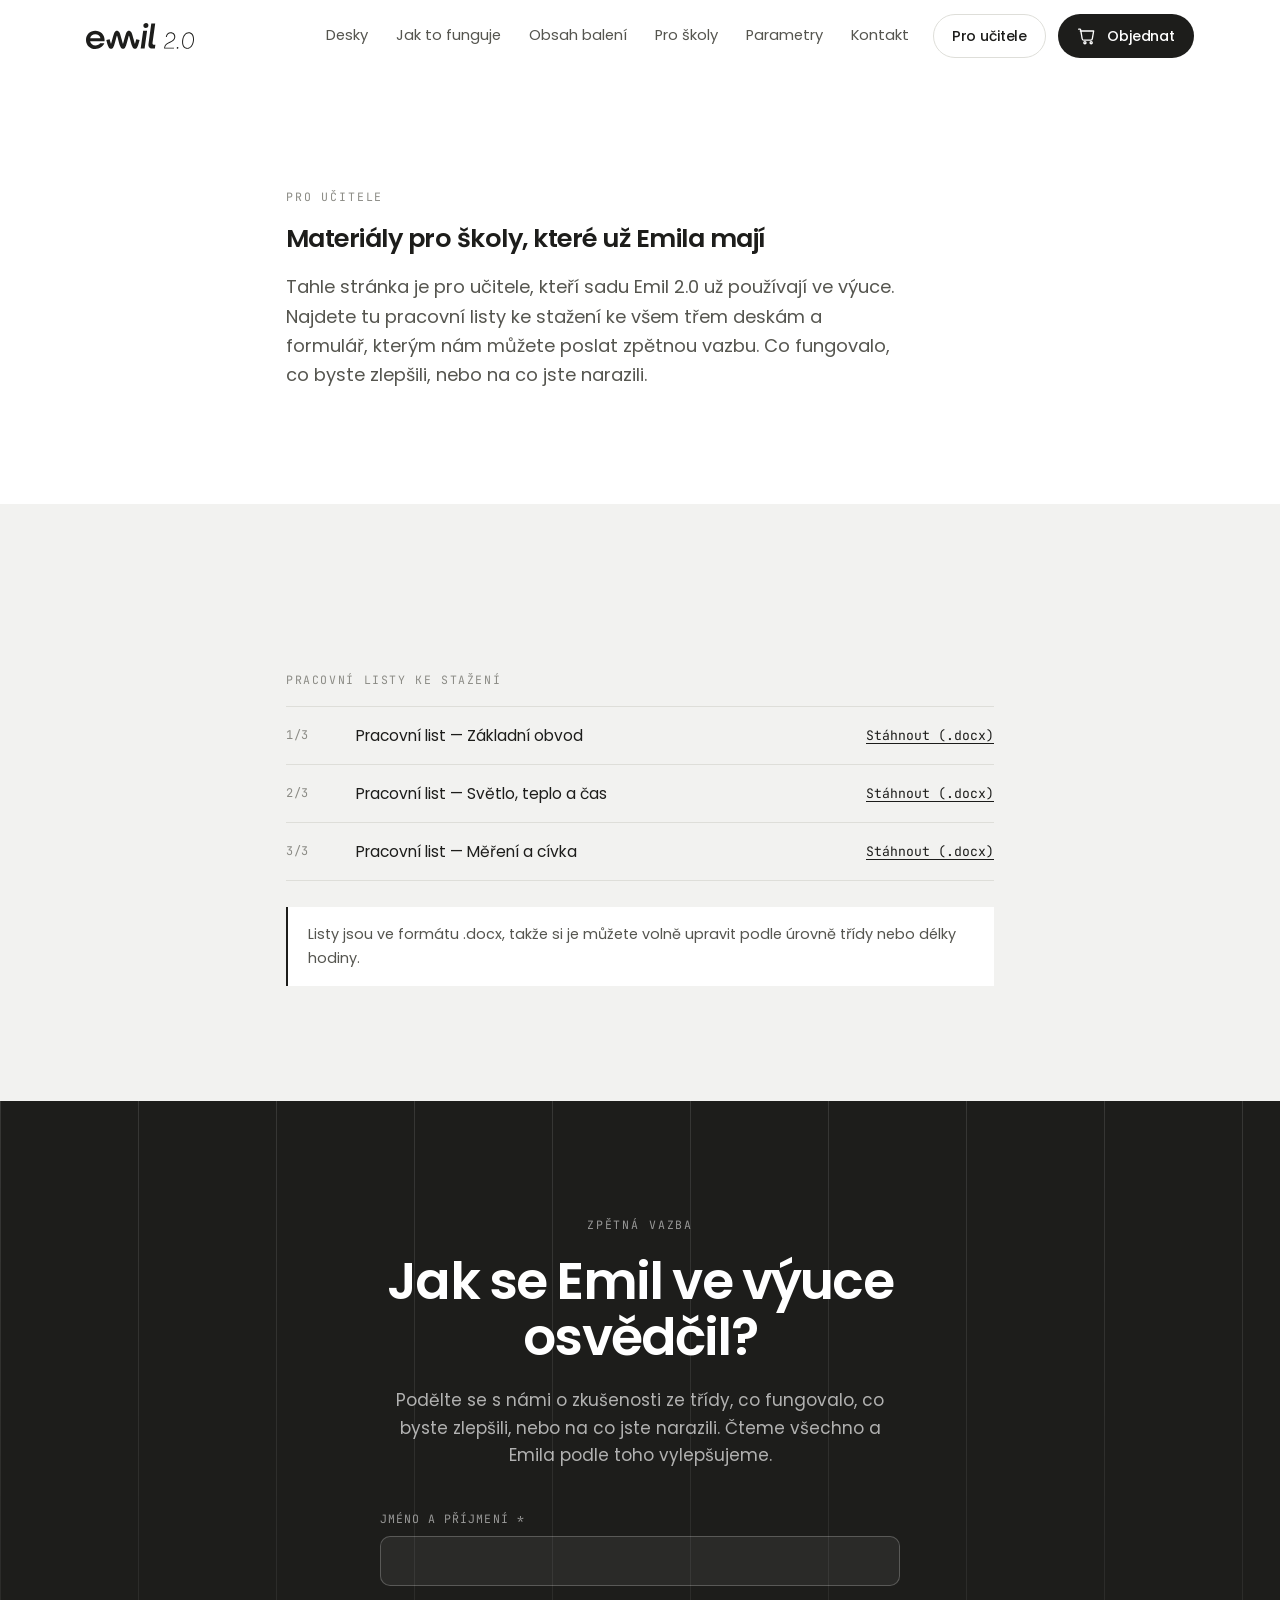
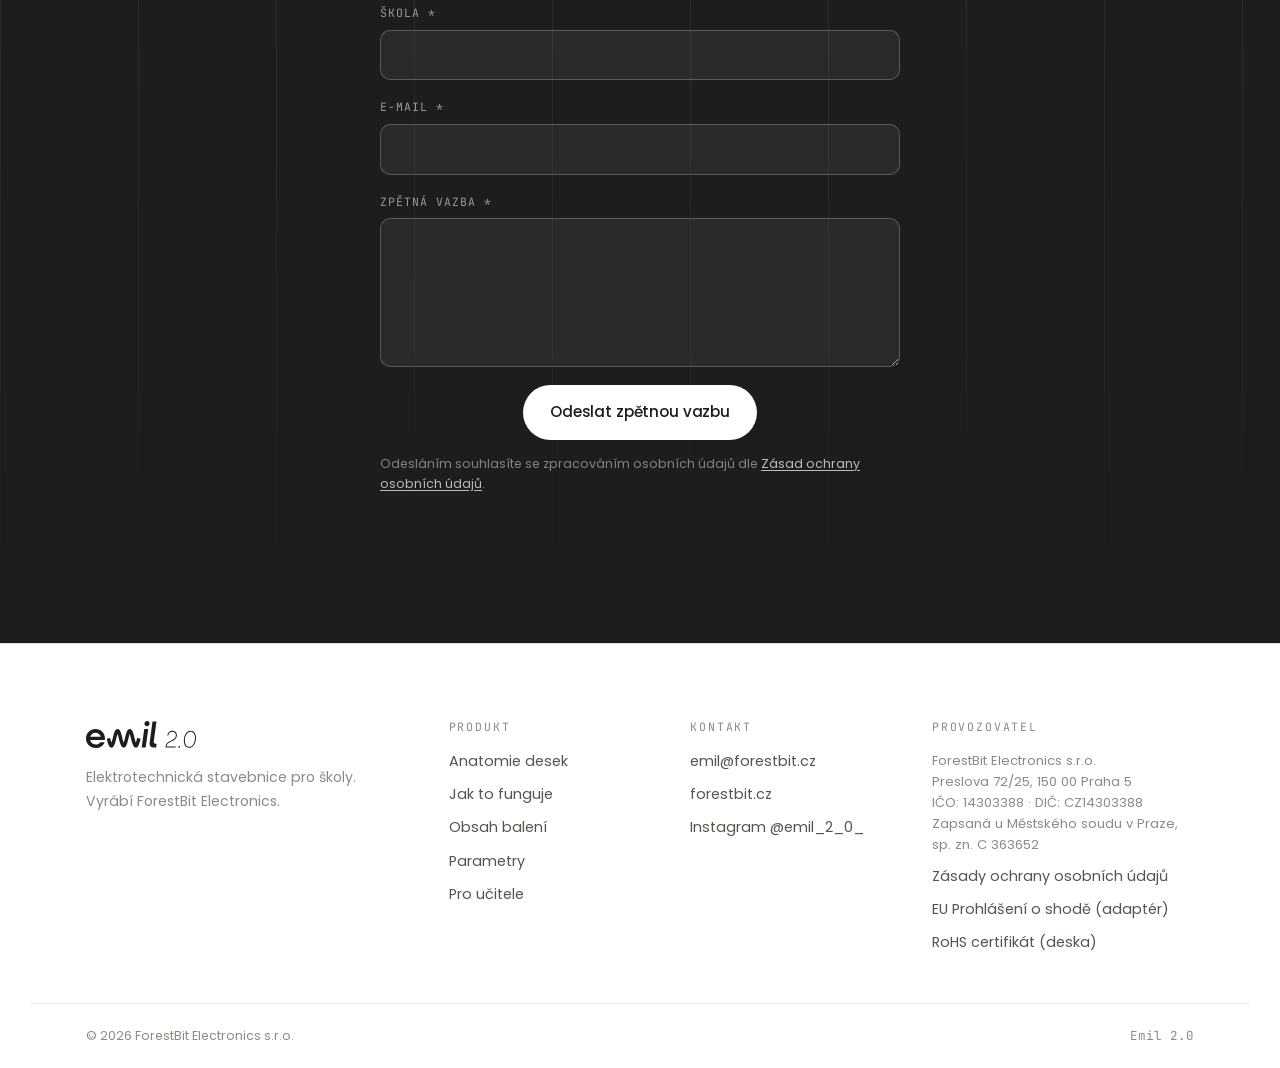
<file: pro-ucitele.html>
<!DOCTYPE html>
<html lang="cs">
<head>
<meta charset="utf-8">
<meta name="viewport" content="width=device-width, initial-scale=1">
<title>Pro učitele | Emil 2.0 — ForestBit Electronics</title>
<meta name="description" content="Materiály a podpora pro školy, které už mají Emila — pracovní listy ke stažení a formulář pro zpětnou vazbu.">
<meta name="theme-color" content="#ffffff">
<link rel="canonical" href="https://emil.forestbit.cz/pro-ucitele.html">
<link rel="icon" href="assets/img/favicon.svg" type="image/svg+xml">
<link rel="stylesheet" href="assets/css/fonts.css">
<link rel="stylesheet" href="assets/css/style.css">
</head>
<body>

<a class="skip-link" href="#hlavni">Přeskočit na obsah</a>
<span id="top" class="visually-hidden"></span>

<!-- ============ HEADER ============ -->
<header class="site-header">
  <div class="wrap header-inner">

    <a class="brand" href="index.html" aria-label="Emil 2.0 — úvod">
      <img src="assets/img/emil-logo.svg" alt="Emil 2.0" width="1969" height="475">
    </a>

    <nav class="site-nav" id="nav" aria-label="Hlavní navigace">
      <a href="index.html#desky">Desky</a>
      <a href="index.html#princip">Jak to funguje</a>
      <a href="index.html#baleni">Obsah balení</a>
      <a href="index.html#skoly">Pro školy</a>
      <a href="index.html#parametry">Parametry</a>
      <a href="index.html#kontakt">Kontakt</a>
    </nav>

    <div class="header-actions">
      <a class="btn btn--ghost btn--sm" href="pro-ucitele.html">Pro učitele</a>
      <a class="btn btn--solid btn--sm" href="index.html#kontakt">
        <svg viewBox="0 0 24 24" class="ico" aria-hidden="true"><path d="M4 6h16l-1.6 9.2a2 2 0 0 1-2 1.8H8.2a2 2 0 0 1-2-1.7L4.4 4.6A1 1 0 0 0 3.4 3.8H2"/><circle cx="9.5" cy="20" r="1.3"/><circle cx="17" cy="20" r="1.3"/></svg>
        Objednat
      </a>
      <button class="nav-toggle" id="navToggle" aria-expanded="false" aria-controls="nav" aria-label="Otevřít menu">
        <span></span><span></span><span></span>
      </button>
    </div>

  </div>
</header>

<main id="hlavni">

<!-- ============ ÚVOD ============ -->
<section class="section">
  <div class="wrap wrap--narrow">
    <p class="eyebrow">Pro učitele</p>
    <h1>Materiály pro školy, které už Emila mají</h1>
    <p class="sec-lead">
      Tahle stránka je pro učitele, kteří sadu Emil 2.0 už používají ve
      výuce. Najdete tu pracovní listy ke stažení ke všem třem deskám
      a formulář, kterým nám můžete poslat zpětnou vazbu. Co fungovalo,
      co byste zlepšili, nebo na co jste narazili.
    </p>
  </div>
</section>

<!-- ============ PRACOVNÍ LISTY ============ -->
<section class="section section--wash" id="pracovni-listy">
  <div class="wrap wrap--narrow">
    <p class="parts-subhead">Pracovní listy ke stažení</p>
    <ul class="worksheet-list">
      <li>
        <span class="parts-ref">1/3</span>
        <span>Pracovní list — Základní obvod</span>
        <a href="assets/docs/pracovni-list-emil-1.docx" download>Stáhnout (.docx)</a>
      </li>
      <li>
        <span class="parts-ref">2/3</span>
        <span>Pracovní list — Světlo, teplo a čas</span>
        <a href="assets/docs/pracovni-list-emil-2.docx" download>Stáhnout (.docx)</a>
      </li>
      <li>
        <span class="parts-ref">3/3</span>
        <span>Pracovní list — Měření a cívka</span>
        <a href="assets/docs/pracovni-list-emil-3.docx" download>Stáhnout (.docx)</a>
      </li>
    </ul>
    <p class="note">
      Listy jsou ve formátu .docx, takže si je můžete volně upravit podle
      úrovně třídy nebo délky hodiny.
    </p>
  </div>
</section>

<!-- ============ ZPĚTNÁ VAZBA ============ -->
<section class="section cta" id="zpetna-vazba">
  <div class="blueprint blueprint--dark" aria-hidden="true"></div>
  <div class="wrap cta-inner reveal">
    <p class="eyebrow eyebrow--inv">Zpětná vazba</p>
    <h2>Jak se Emil ve výuce osvědčil?</h2>
    <p class="cta-lead">
      Podělte se s námi o zkušenosti ze třídy, co fungovalo, co byste
      zlepšili, nebo na co jste narazili. Čteme všechno a Emila
      podle toho vylepšujeme.
    </p>

    <form class="contact-form" id="contactForm" data-success-message="Děkujeme za zpětnou vazbu, moc si toho vážíme." action="https://formsubmit.co/ajax/emil@forestbit.cz" method="POST" novalidate>
      <input type="hidden" name="_subject" value="Zpětná vazba k Emilovi z webu">
      <input type="hidden" name="_captcha" value="false">
      <input type="text" name="_honey" class="hp-field" tabindex="-1" autocomplete="off" aria-hidden="true">

      <div class="form-row">
        <label for="cfName">Jméno a příjmení *</label>
        <input type="text" id="cfName" name="Jméno" required autocomplete="name">
      </div>

      <div class="form-row">
        <label for="cfSchool">Škola *</label>
        <input type="text" id="cfSchool" name="Škola" required autocomplete="organization">
      </div>

      <div class="form-row">
        <label for="cfEmail">E-mail *</label>
        <input type="email" id="cfEmail" name="E-mail" required autocomplete="email">
      </div>

      <div class="form-row">
        <label for="cfMessage">Zpětná vazba *</label>
        <textarea id="cfMessage" name="Zpětná vazba" rows="5" required></textarea>
      </div>

      <button class="btn btn--inv" type="submit">Odeslat zpětnou vazbu</button>
      <p class="form-consent">
        Odesláním souhlasíte se zpracováním osobních údajů dle
        <a href="ochrana-osobnich-udaju.html">Zásad ochrany osobních údajů</a>.
      </p>
      <p class="form-status" id="formStatus" role="status" aria-live="polite"></p>
    </form>
  </div>
</section>

</main>

<!-- ============ FOOTER ============ -->
<footer class="site-footer">
  <div class="wrap footer-grid">

    <div class="footer-brand">
      <img class="footer-logo" src="assets/img/emil-logo.svg" alt="Emil 2.0" width="1969" height="475">
      <p>Elektrotechnická stavebnice pro školy.<br>Vyrábí ForestBit Electronics.</p>
    </div>

    <nav class="footer-nav" aria-label="Patička">
      <h3>Produkt</h3>
      <a href="index.html#desky">Anatomie desek</a>
      <a href="index.html#princip">Jak to funguje</a>
      <a href="index.html#baleni">Obsah balení</a>
      <a href="index.html#parametry">Parametry</a>
      <a href="pro-ucitele.html">Pro učitele</a>
    </nav>

    <nav class="footer-nav" aria-label="Kontakty">
      <h3>Kontakt</h3>
      <a href="mailto:emil@forestbit.cz">emil@forestbit.cz</a>
      <a href="https://forestbit.cz" target="_blank" rel="noopener">forestbit.cz</a>
      <a href="https://www.instagram.com/emil_2_0_/" target="_blank" rel="noopener">Instagram @emil_2_0_</a>
    </nav>

    <div class="footer-legal">
      <h3>Provozovatel</h3>
      <p>
        ForestBit Electronics s.r.o.<br>
        Preslova 72/25, 150 00 Praha 5<br>
        IČO: 14303388 · DIČ: CZ14303388<br>
        Zapsaná u Městského soudu v Praze, sp. zn. C 363652
      </p>
      <a href="ochrana-osobnich-udaju.html">Zásady ochrany osobních údajů</a>
      <a href="assets/docs/eu-prohlaseni-o-shode-adapter.pdf" target="_blank" rel="noopener">EU Prohlášení o shodě (adaptér)</a>
      <a href="assets/docs/rohs-certifikat-deska-jlcpcb.pdf" target="_blank" rel="noopener">RoHS certifikát (deska)</a>
    </div>

  </div>

  <div class="wrap footer-bottom">
    <p>© <span id="year">2026</span> ForestBit Electronics s.r.o.</p>
    <p class="footer-mono">Emil 2.0</p>
  </div>
</footer>

<script src="assets/js/main.js"></script>
</body>
</html>
</file>
<file: assets/css/fonts.css>
/* Self-hosted Poppins + JetBrains Mono (latin, latin-ext) — staženo z Google Fonts, aby web nenačítal fonty.googleapis.com */

@font-face {
  font-family: 'JetBrains Mono';
  font-style: normal;
  font-weight: 400;
  font-display: swap;
  src: url('../fonts/jetbrains-mono-400-latin-ext.woff2') format('woff2');
  unicode-range: U+0100-02BA, U+02BD-02C5, U+02C7-02CC, U+02CE-02D7, U+02DD-02FF, U+0304, U+0308, U+0329, U+1D00-1DBF, U+1E00-1E9F, U+1EF2-1EFF, U+2020, U+20A0-20AB, U+20AD-20C0, U+2113, U+2C60-2C7F, U+A720-A7FF;
}
@font-face {
  font-family: 'JetBrains Mono';
  font-style: normal;
  font-weight: 400;
  font-display: swap;
  src: url('../fonts/jetbrains-mono-400-latin.woff2') format('woff2');
  unicode-range: U+0000-00FF, U+0131, U+0152-0153, U+02BB-02BC, U+02C6, U+02DA, U+02DC, U+0304, U+0308, U+0329, U+2000-206F, U+20AC, U+2122, U+2191, U+2193, U+2212, U+2215, U+FEFF, U+FFFD;
}
@font-face {
  font-family: 'JetBrains Mono';
  font-style: normal;
  font-weight: 500;
  font-display: swap;
  src: url('../fonts/jetbrains-mono-500-latin-ext.woff2') format('woff2');
  unicode-range: U+0100-02BA, U+02BD-02C5, U+02C7-02CC, U+02CE-02D7, U+02DD-02FF, U+0304, U+0308, U+0329, U+1D00-1DBF, U+1E00-1E9F, U+1EF2-1EFF, U+2020, U+20A0-20AB, U+20AD-20C0, U+2113, U+2C60-2C7F, U+A720-A7FF;
}
@font-face {
  font-family: 'JetBrains Mono';
  font-style: normal;
  font-weight: 500;
  font-display: swap;
  src: url('../fonts/jetbrains-mono-500-latin.woff2') format('woff2');
  unicode-range: U+0000-00FF, U+0131, U+0152-0153, U+02BB-02BC, U+02C6, U+02DA, U+02DC, U+0304, U+0308, U+0329, U+2000-206F, U+20AC, U+2122, U+2191, U+2193, U+2212, U+2215, U+FEFF, U+FFFD;
}
@font-face {
  font-family: 'JetBrains Mono';
  font-style: normal;
  font-weight: 700;
  font-display: swap;
  src: url('../fonts/jetbrains-mono-700-latin-ext.woff2') format('woff2');
  unicode-range: U+0100-02BA, U+02BD-02C5, U+02C7-02CC, U+02CE-02D7, U+02DD-02FF, U+0304, U+0308, U+0329, U+1D00-1DBF, U+1E00-1E9F, U+1EF2-1EFF, U+2020, U+20A0-20AB, U+20AD-20C0, U+2113, U+2C60-2C7F, U+A720-A7FF;
}
@font-face {
  font-family: 'JetBrains Mono';
  font-style: normal;
  font-weight: 700;
  font-display: swap;
  src: url('../fonts/jetbrains-mono-700-latin.woff2') format('woff2');
  unicode-range: U+0000-00FF, U+0131, U+0152-0153, U+02BB-02BC, U+02C6, U+02DA, U+02DC, U+0304, U+0308, U+0329, U+2000-206F, U+20AC, U+2122, U+2191, U+2193, U+2212, U+2215, U+FEFF, U+FFFD;
}
@font-face {
  font-family: 'Poppins';
  font-style: normal;
  font-weight: 400;
  font-display: swap;
  src: url('../fonts/poppins-400-latin-ext.woff2') format('woff2');
  unicode-range: U+0100-02BA, U+02BD-02C5, U+02C7-02CC, U+02CE-02D7, U+02DD-02FF, U+0304, U+0308, U+0329, U+1D00-1DBF, U+1E00-1E9F, U+1EF2-1EFF, U+2020, U+20A0-20AB, U+20AD-20C0, U+2113, U+2C60-2C7F, U+A720-A7FF;
}
@font-face {
  font-family: 'Poppins';
  font-style: normal;
  font-weight: 400;
  font-display: swap;
  src: url('../fonts/poppins-400-latin.woff2') format('woff2');
  unicode-range: U+0000-00FF, U+0131, U+0152-0153, U+02BB-02BC, U+02C6, U+02DA, U+02DC, U+0304, U+0308, U+0329, U+2000-206F, U+20AC, U+2122, U+2191, U+2193, U+2212, U+2215, U+FEFF, U+FFFD;
}
@font-face {
  font-family: 'Poppins';
  font-style: normal;
  font-weight: 500;
  font-display: swap;
  src: url('../fonts/poppins-500-latin-ext.woff2') format('woff2');
  unicode-range: U+0100-02BA, U+02BD-02C5, U+02C7-02CC, U+02CE-02D7, U+02DD-02FF, U+0304, U+0308, U+0329, U+1D00-1DBF, U+1E00-1E9F, U+1EF2-1EFF, U+2020, U+20A0-20AB, U+20AD-20C0, U+2113, U+2C60-2C7F, U+A720-A7FF;
}
@font-face {
  font-family: 'Poppins';
  font-style: normal;
  font-weight: 500;
  font-display: swap;
  src: url('../fonts/poppins-500-latin.woff2') format('woff2');
  unicode-range: U+0000-00FF, U+0131, U+0152-0153, U+02BB-02BC, U+02C6, U+02DA, U+02DC, U+0304, U+0308, U+0329, U+2000-206F, U+20AC, U+2122, U+2191, U+2193, U+2212, U+2215, U+FEFF, U+FFFD;
}
@font-face {
  font-family: 'Poppins';
  font-style: normal;
  font-weight: 600;
  font-display: swap;
  src: url('../fonts/poppins-600-latin-ext.woff2') format('woff2');
  unicode-range: U+0100-02BA, U+02BD-02C5, U+02C7-02CC, U+02CE-02D7, U+02DD-02FF, U+0304, U+0308, U+0329, U+1D00-1DBF, U+1E00-1E9F, U+1EF2-1EFF, U+2020, U+20A0-20AB, U+20AD-20C0, U+2113, U+2C60-2C7F, U+A720-A7FF;
}
@font-face {
  font-family: 'Poppins';
  font-style: normal;
  font-weight: 600;
  font-display: swap;
  src: url('../fonts/poppins-600-latin.woff2') format('woff2');
  unicode-range: U+0000-00FF, U+0131, U+0152-0153, U+02BB-02BC, U+02C6, U+02DA, U+02DC, U+0304, U+0308, U+0329, U+2000-206F, U+20AC, U+2122, U+2191, U+2193, U+2212, U+2215, U+FEFF, U+FFFD;
}
@font-face {
  font-family: 'Poppins';
  font-style: normal;
  font-weight: 700;
  font-display: swap;
  src: url('../fonts/poppins-700-latin-ext.woff2') format('woff2');
  unicode-range: U+0100-02BA, U+02BD-02C5, U+02C7-02CC, U+02CE-02D7, U+02DD-02FF, U+0304, U+0308, U+0329, U+1D00-1DBF, U+1E00-1E9F, U+1EF2-1EFF, U+2020, U+20A0-20AB, U+20AD-20C0, U+2113, U+2C60-2C7F, U+A720-A7FF;
}
@font-face {
  font-family: 'Poppins';
  font-style: normal;
  font-weight: 700;
  font-display: swap;
  src: url('../fonts/poppins-700-latin.woff2') format('woff2');
  unicode-range: U+0000-00FF, U+0131, U+0152-0153, U+02BB-02BC, U+02C6, U+02DA, U+02DC, U+0304, U+0308, U+0329, U+2000-206F, U+20AC, U+2122, U+2191, U+2193, U+2212, U+2215, U+FEFF, U+FFFD;
}
</file>
<file: assets/css/style.css>
/* ============================================================
   Emil 2.0 — ForestBit Electronics
   Monochromatický technicistní vizuál dle brand manuálu
   ============================================================ */

:root{
  --ink:      #1d1d1b;
  --ink-70:   #55554f;
  --ink-45:   #8b8b85;
  --paper:    #ffffff;
  --wash:     #f2f2f0;
  --wash-2:   #e8e8e5;
  --line:     #dedeD9;
  --line-soft:#ececE8;

  --font-display: "Poppins", "Segoe UI", system-ui, -apple-system, sans-serif;
  --font-mono: "JetBrains Mono", ui-monospace, "Cascadia Mono", Consolas, monospace;

  --wrap: 1220px;
  --gutter: clamp(20px, 5vw, 56px);
  --sec-y: clamp(72px, 9vw, 132px);
  --r: 14px;

  --ease: cubic-bezier(.2,.7,.25,1);
}

/* ---------- reset ---------- */
*,*::before,*::after{box-sizing:border-box}
[hidden]{display:none !important}
html{-webkit-text-size-adjust:100%; scroll-behavior:smooth; scroll-padding-top:84px}
body{
  margin:0;
  background:var(--paper);
  color:var(--ink);
  font-family:var(--font-display);
  font-size:clamp(15px,.4vw + 14px,17px);
  line-height:1.62;
  -webkit-font-smoothing:antialiased;
}
img,svg{display:block;max-width:100%}
img{height:auto}
h1,h2,h3{margin:0;line-height:1.08;letter-spacing:-.02em;font-weight:600}
p{margin:0}
ul,ol{margin:0;padding:0;list-style:none}
a{color:inherit;text-decoration:none}
button{font:inherit;color:inherit;background:none;border:0;cursor:pointer}
table{border-collapse:collapse;width:100%}

.visually-hidden{position:absolute;width:1px;height:1px;padding:0;margin:-1px;overflow:hidden;clip:rect(0 0 0 0);white-space:nowrap;border:0}

.skip-link{
  position:absolute;left:-9999px;top:0;z-index:200;
  background:var(--ink);color:#fff;padding:12px 18px;border-radius:0 0 8px 0;
}
.skip-link:focus{left:0}

:focus-visible{outline:2px solid var(--ink);outline-offset:3px;border-radius:4px}

/* ---------- layout ---------- */
.wrap{width:100%;max-width:var(--wrap);margin-inline:auto;padding-inline:var(--gutter)}
.wrap--narrow{max-width:820px}
.section{padding-block:var(--sec-y);position:relative}
.section--wash{background:var(--wash)}

/* ---------- typografie ---------- */
.eyebrow{
  font-family:var(--font-mono);
  font-size:.72rem;letter-spacing:.16em;text-transform:uppercase;
  color:var(--ink-45);margin-bottom:18px;
}
.eyebrow--inv{color:rgba(255,255,255,.55)}

.sec-head{max-width:660px;margin-bottom:clamp(40px,5vw,64px)}
.sec-head h2,.split-copy h2,.cta h2{
  font-size:clamp(2rem,4.2vw,3.25rem);
  letter-spacing:-.035em;
}
.sec-lead{margin-top:20px;color:var(--ink-70);font-size:1.06em;max-width:56ch}

/* ---------- prostý právní text (Zásady ochrany osobních údajů) ---------- */
.legal h1{font-size:clamp(2rem,4.2vw,2.75rem);letter-spacing:-.03em}
.legal-updated{margin-top:14px;color:var(--ink-45);font-size:.85rem}
.legal h2{
  margin-top:52px;margin-bottom:16px;
  font-size:1.3rem;letter-spacing:-.01em;
}
.legal p{color:var(--ink-70);line-height:1.75;margin-top:14px}
.legal p:first-of-type{margin-top:0}
.legal ul{margin-top:14px;padding-left:1.2em;color:var(--ink-70);line-height:1.75}
.legal li{margin-top:6px}
.legal a{color:var(--ink);text-decoration:underline;text-underline-offset:3px}
.legal strong{font-weight:600;color:var(--ink)}

/* ---------- blueprint pozadí ---------- */
.blueprint{
  position:absolute;inset:0;pointer-events:none;z-index:0;
  background-image:repeating-linear-gradient(90deg,
      var(--line) 0 1px, transparent 1px 138px);
  -webkit-mask-image:linear-gradient(180deg,rgba(0,0,0,.55),rgba(0,0,0,.12) 60%,transparent);
  mask-image:linear-gradient(180deg,rgba(0,0,0,.55),rgba(0,0,0,.12) 60%,transparent);
}
.blueprint--dark{
  background-image:repeating-linear-gradient(90deg,
      rgba(255,255,255,.13) 0 1px, transparent 1px 138px);
  -webkit-mask-image:linear-gradient(180deg,rgba(0,0,0,.9),transparent);
  mask-image:linear-gradient(180deg,rgba(0,0,0,.9),transparent);
}

/* ---------- tlačítka ---------- */
.btn{
  display:inline-flex;align-items:center;gap:10px;
  padding:14px 26px;border-radius:999px;
  font-weight:500;font-size:.95rem;letter-spacing:-.01em;
  border:1px solid transparent;
  transition:background .25s var(--ease),color .25s var(--ease),
             border-color .25s var(--ease),transform .25s var(--ease);
}
.btn:hover{transform:translateY(-2px)}
.btn--sm{padding:10px 18px;font-size:.88rem}
.btn--solid{background:var(--ink);color:#fff}
.btn--solid:hover{background:#000}
.btn--ghost{border-color:var(--line);background:var(--paper)}
.btn--ghost:hover{border-color:var(--ink)}
.btn--inv{background:#fff;color:var(--ink)}
.btn--outline-inv{border-color:rgba(255,255,255,.35);color:#fff}
.btn--outline-inv:hover{border-color:#fff}

.ico{width:20px;height:20px;flex:none;fill:none;stroke:currentColor;stroke-width:1.6;
     stroke-linecap:round;stroke-linejoin:round}

/* ============================================================
   HEADER
   ============================================================ */
.site-header{
  position:sticky;top:0;z-index:100;
  background:rgba(255,255,255,.86);
  backdrop-filter:saturate(180%) blur(14px);
  -webkit-backdrop-filter:saturate(180%) blur(14px);
  border-bottom:1px solid transparent;
  transition:border-color .3s var(--ease),box-shadow .3s var(--ease);
}
.site-header.is-stuck{border-bottom-color:var(--line);box-shadow:0 1px 24px rgba(0,0,0,.04)}
.header-inner{display:flex;align-items:center;gap:24px;height:72px}

.brand{display:flex;align-items:center;margin-right:auto}
.brand img{width:auto;height:26px}

.site-nav{display:flex;gap:28px}
.site-nav a{
  font-size:.92rem;color:var(--ink-70);position:relative;padding-block:6px;
  transition:color .2s var(--ease);
}
.site-nav a::after{
  content:"";position:absolute;left:0;bottom:0;height:1px;width:100%;
  background:var(--ink);transform:scaleX(0);transform-origin:left;
  transition:transform .3s var(--ease);
}
.site-nav a:hover{color:var(--ink)}
.site-nav a:hover::after{transform:scaleX(1)}

.header-actions{display:flex;align-items:center;gap:12px}

.nav-toggle{display:none;width:42px;height:42px;flex-direction:column;
  justify-content:center;align-items:center;gap:5px;border-radius:10px}
.nav-toggle span{display:block;width:20px;height:1.5px;background:var(--ink);
  transition:transform .3s var(--ease),opacity .2s var(--ease)}
.nav-toggle[aria-expanded="true"] span:nth-child(1){transform:translateY(6.5px) rotate(45deg)}
.nav-toggle[aria-expanded="true"] span:nth-child(2){opacity:0}
.nav-toggle[aria-expanded="true"] span:nth-child(3){transform:translateY(-6.5px) rotate(-45deg)}

/* ============================================================
   HERO
   ============================================================ */
.hero{position:relative;padding-top:clamp(36px,5vw,68px);padding-bottom:clamp(48px,6vw,88px);overflow:hidden}
.hero > .wrap{position:relative;z-index:1}

.hero-grid{
  display:grid;grid-template-columns:1.05fr .95fr;
  gap:clamp(24px,4vw,64px);align-items:center;
  margin-bottom:clamp(44px,5vw,72px);
}
.hero-visual{margin:0}
.hero-visual img{
  width:100%;
  filter:drop-shadow(0 30px 50px rgba(0,0,0,.10));
  animation:float 9s ease-in-out infinite;
}
@keyframes float{0%,100%{transform:translateY(0)}50%{transform:translateY(-10px)}}

.hero-title{margin-bottom:20px}
.hero-logo{width:clamp(210px,26vw,330px);height:auto}
.hero-sub{
  font-family:var(--font-mono);font-size:clamp(.9rem,1.3vw,1.05rem);
  letter-spacing:-.01em;line-height:1.45;margin-bottom:22px;
}
.hero-text{color:var(--ink-70);max-width:52ch}

.hero-features{
  display:grid;grid-template-columns:repeat(3,1fr);gap:24px;
  margin-block:36px;padding-top:32px;border-top:1px solid var(--line);
}
.hero-features li{display:flex;flex-direction:column;gap:8px}
.hero-features .ico{width:24px;height:24px;margin-bottom:4px}
.hero-features b{font-size:.93rem;font-weight:600;letter-spacing:-.01em}
.hero-features span{font-size:.83rem;line-height:1.5;color:var(--ink-45)}

.hero-cta{display:flex;flex-wrap:wrap;gap:12px}

/* spec strip */
.specstrip{
  display:grid;grid-template-columns:repeat(5,minmax(0,1fr));
  border:1px solid var(--line);border-radius:var(--r);
  background:var(--paper);overflow:hidden;
}
.specstrip li{
  display:grid;grid-template-columns:auto minmax(0,1fr);
  column-gap:12px;align-content:start;
  padding:24px 22px;border-left:1px solid var(--line-soft);
}
.specstrip li:first-child{border-left:0}
.specstrip .ico{width:22px;height:22px;margin-top:2px;grid-row:1 / span 2}
.specstrip b,
.specstrip span{display:block;font-size:.88rem;font-weight:600;color:var(--ink)}
.specstrip span{margin-top:2px}

/* ============================================================
   INTERAKTIVNÍ DESKA
   ============================================================ */
.board{
  display:grid;grid-template-columns:minmax(0,1.45fr) minmax(0,.55fr);
  grid-template-areas:"tabs tabs" "stage panel";
  gap:clamp(20px,3vw,40px);align-items:start;
}
.board-tabs{
  grid-area:tabs;display:flex;flex-wrap:wrap;gap:8px;
  margin-bottom:calc(clamp(20px,3vw,40px) * -.4);
}
.board-tabs button{
  display:flex;align-items:baseline;gap:10px;
  padding:11px 20px;border-radius:999px;
  border:1px solid var(--line);background:var(--paper);
  transition:background .25s var(--ease),color .25s var(--ease),border-color .25s var(--ease);
}
.board-tabs button:hover{border-color:var(--ink)}
.board-tabs .tab-num{
  font-family:var(--font-mono);font-size:.78rem;letter-spacing:.06em;
  color:var(--ink-45);transition:color .25s var(--ease);
}
.board-tabs .tab-name{font-size:.9rem;font-weight:500;letter-spacing:-.01em}
.board-tabs [aria-selected="true"]{background:var(--ink);color:#fff;border-color:var(--ink)}
.board-tabs [aria-selected="true"] .tab-num{color:rgba(255,255,255,.6)}

.board-stages{grid-area:stage;min-width:0}
.board-stage{
  position:relative;border:1px solid var(--line);border-radius:var(--r);
  background:var(--paper);overflow:hidden;
}
.board-stage[hidden]{display:none}
.board-stage img{width:100%}
.hotspots{position:absolute;inset:0}

.hs{
  position:absolute;left:var(--x);top:var(--y);
  transform:translate(-50%,-50%);
  width:38px;height:38px;display:grid;place-items:center;
  border-radius:50%;
}
.hs i{
  width:13px;height:13px;border-radius:50%;
  background:var(--ink);position:relative;display:block;
  box-shadow:0 0 0 2.5px #fff, 0 1px 4px rgba(0,0,0,.25);
  transition:transform .3s var(--ease);
}
.hs i::after{
  content:"";position:absolute;inset:-8px;border-radius:50%;
  border:1px solid var(--ink);opacity:.35;
  transition:transform .4s var(--ease),opacity .4s var(--ease);
}
.hs::before{
  content:"";position:absolute;inset:0;border-radius:50%;
  background:var(--ink);opacity:.12;transform:scale(.35);
  animation:ping 2.6s var(--ease) infinite;
}
@keyframes ping{
  0%{transform:scale(.35);opacity:.22}
  70%,100%{transform:scale(1.15);opacity:0}
}
.hs-tag{
  position:absolute;bottom:calc(100% + 2px);left:50%;transform:translateX(-50%);
  font-family:var(--font-mono);font-size:.66rem;letter-spacing:.06em;
  background:var(--ink);color:#fff;padding:3px 7px;border-radius:5px;
  opacity:0;pointer-events:none;transition:opacity .25s var(--ease),transform .25s var(--ease);
  white-space:nowrap;
}
.hs:hover i,.hs.is-active i{transform:scale(1.35)}
.hs:hover i::after,.hs.is-active i::after{transform:scale(1.25);opacity:1}
.hs:hover .hs-tag,.hs:focus-visible .hs-tag,.hs.is-active .hs-tag{
  opacity:1;transform:translateX(-50%) translateY(-3px);
}
.hs.is-active::before{animation:none;opacity:0}

.board-panel{
  grid-area:panel;
  border:1px solid var(--line);border-radius:var(--r);
  background:var(--paper);padding:28px 26px;
  position:sticky;top:96px;
}
.panel-ref{
  font-family:var(--font-mono);font-size:.75rem;letter-spacing:.14em;
  color:var(--ink-45);margin-bottom:10px;
}
.board-panel h3{font-size:1.35rem;margin-bottom:12px;letter-spacing:-.025em}
.board-panel p{color:var(--ink-70);font-size:.93rem}
.panel-meta{margin:20px 0 0;display:grid;gap:1px;background:var(--line-soft);
  border:1px solid var(--line-soft);border-radius:8px;overflow:hidden}
.panel-meta > div{display:flex;justify-content:space-between;gap:12px;
  background:var(--paper);padding:9px 12px}
.panel-meta dt{font-size:.76rem;color:var(--ink-45);font-family:var(--font-mono);letter-spacing:.08em}
.panel-meta dd{margin:0;font-size:.82rem;font-weight:500}
/* ============================================================
   PRINCIP / KROKY
   ============================================================ */
.steps{display:grid;grid-template-columns:repeat(3,minmax(0,1fr));gap:clamp(20px,3vw,44px)}
.step{padding-top:26px;border-top:2px solid var(--ink)}
.step-num{
  font-family:var(--font-mono);font-size:.78rem;letter-spacing:.16em;
  color:var(--ink-45);display:block;margin-bottom:14px;
}
.step h3{font-size:clamp(1.4rem,2.4vw,1.9rem);margin-bottom:12px;letter-spacing:-.03em}
.step p{color:var(--ink-70);font-size:.95rem}

/* ============================================================
   SPLIT SEKCE
   ============================================================ */
.split{display:grid;grid-template-columns:1fr 1fr;gap:clamp(32px,5vw,80px);align-items:center}
.split--rev .split-media{order:-1}
.split-copy .sec-lead{margin-bottom:34px}

.parts{border-top:1px solid var(--line)}
.parts li{
  display:flex;align-items:baseline;gap:18px;
  padding:15px 0;border-bottom:1px solid var(--line);
  font-size:.97rem;
}
.parts-ref{
  font-family:var(--font-mono);font-size:.75rem;letter-spacing:.06em;
  color:var(--ink-45);min-width:52px;flex:none;
}
.parts em{font-style:normal;color:var(--ink-45);font-size:.86em}
.parts-subhead{
  margin-top:52px;font-family:var(--font-mono);font-size:.72rem;
  letter-spacing:.14em;text-transform:uppercase;color:var(--ink-45);
}
.note{
  margin-top:26px;padding:16px 20px;border-left:2px solid var(--ink);
  background:var(--paper);font-size:.9rem;color:var(--ink-70);
}

.worksheet-list{margin-top:16px;border-top:1px solid var(--line)}
.worksheet-list li{
  display:flex;align-items:center;gap:18px;flex-wrap:wrap;
  padding:16px 0;border-bottom:1px solid var(--line);
  font-size:.97rem;
}
.worksheet-list li > span:nth-child(2){flex:1 1 auto}
.worksheet-list a{
  flex:none;font-family:var(--font-mono);font-size:.82rem;
  color:var(--ink);text-decoration:underline;text-underline-offset:3px;
  transition:color .2s var(--ease);
}
.worksheet-list a:hover{color:var(--ink-70)}

.split-media{margin:0}
.split-media img{width:100%;border-radius:var(--r);border:1px solid var(--line)}
.split-media--plain img{border:0;border-radius:0;filter:drop-shadow(0 18px 34px rgba(0,0,0,.12))}
.split-media figcaption{
  margin-top:14px;font-family:var(--font-mono);font-size:.73rem;
  letter-spacing:.03em;color:var(--ink-45);line-height:1.5;
}

/* ============================================================
   KARTY
   ============================================================ */
.cards{display:grid;grid-template-columns:repeat(3,minmax(0,1fr));gap:1px;
  background:var(--line);border:1px solid var(--line);border-radius:var(--r);overflow:hidden}
.card{background:var(--paper);padding:clamp(26px,3vw,38px);transition:background .3s var(--ease)}
.cards .card:last-child:nth-child(3n+1){grid-column:1/-1}
.card:hover{background:var(--wash)}
.card h3{font-size:1.12rem;margin-bottom:10px;letter-spacing:-.02em}
.card p{color:var(--ink-70);font-size:.92rem}

/* ============================================================
   TABULKA PARAMETRŮ
   ============================================================ */
.spectable{margin-top:32px;font-size:.93rem}
.spectable tr{border-bottom:1px solid var(--line)}
.spectable tr:first-child{border-top:1px solid var(--line)}
.spectable th{
  text-align:left;font-weight:400;padding:14px 16px 14px 0;
  font-family:var(--font-mono);font-size:.76rem;letter-spacing:.08em;
  text-transform:uppercase;color:var(--ink-45);width:38%;vertical-align:top;
}
.spectable td{padding:14px 0;vertical-align:top}

/* ============================================================
   FAQ
   ============================================================ */
.faq{border-top:1px solid var(--line)}
.faq details{border-bottom:1px solid var(--line)}
.faq summary{
  display:flex;align-items:center;justify-content:space-between;gap:20px;
  padding:22px 0;cursor:pointer;list-style:none;
  font-weight:500;font-size:1.02rem;letter-spacing:-.015em;
}
.faq summary::-webkit-details-marker{display:none}
.faq summary::after{
  content:"";width:13px;height:13px;flex:none;
  background:
    linear-gradient(var(--ink),var(--ink)) center/13px 1.5px no-repeat,
    linear-gradient(var(--ink),var(--ink)) center/1.5px 13px no-repeat;
  transition:transform .3s var(--ease);
}
.faq details[open] summary::after{transform:rotate(135deg)}
.faq details p{padding-bottom:24px;color:var(--ink-70);font-size:.95rem;max-width:62ch}

/* ============================================================
   CTA
   ============================================================ */
.cta{background:var(--ink);color:#fff;overflow:hidden;text-align:center}
.cta-inner{position:relative;z-index:1;max-width:720px}
.cta-lead{margin:22px auto 0;color:rgba(255,255,255,.66);max-width:48ch}

.contact-form{
  text-align:left;max-width:520px;margin:40px auto 0;
  display:grid;gap:18px;
}
.form-row{display:grid;gap:7px}
.form-row--split{grid-template-columns:1fr 1fr;gap:18px}
.form-row--split > div{display:grid;gap:7px}
.contact-form label{
  display:flex;align-items:center;gap:6px;
  font-family:var(--font-mono);font-size:.72rem;letter-spacing:.09em;
  text-transform:uppercase;color:rgba(255,255,255,.55);
}

.hint{position:relative;display:inline-flex}
.hint-btn{
  width:15px;height:15px;flex:none;border-radius:50%;
  border:1px solid rgba(255,255,255,.4);background:transparent;color:rgba(255,255,255,.6);
  font-family:var(--font-mono);font-size:.62rem;line-height:1;
  display:flex;align-items:center;justify-content:center;cursor:help;
  transition:border-color .2s var(--ease),color .2s var(--ease);
}
.hint-btn:hover,.hint-btn:focus-visible{border-color:#fff;color:#fff}
.hint-bubble{
  position:absolute;bottom:calc(100% + 10px);left:50%;transform:translateX(-50%) translateY(4px);
  width:220px;padding:10px 12px;border-radius:8px;
  background:var(--ink);color:rgba(255,255,255,.85);
  font-family:var(--font-display);text-transform:none;letter-spacing:normal;font-size:.78rem;line-height:1.5;
  box-shadow:0 12px 28px rgba(0,0,0,.28);
  opacity:0;visibility:hidden;pointer-events:none;
  transition:opacity .18s var(--ease),transform .18s var(--ease),visibility .18s;
  z-index:5;
}
.hint-bubble::after{
  content:"";position:absolute;top:100%;left:50%;transform:translateX(-50%);
  border:5px solid transparent;border-top-color:var(--ink);
}
.hint:hover .hint-bubble,
.hint-btn:focus ~ .hint-bubble{
  opacity:1;visibility:visible;transform:translateX(-50%) translateY(0);
}
.contact-form input,
.contact-form textarea{
  width:100%;padding:12px 14px;border-radius:10px;
  border:1px solid rgba(255,255,255,.22);background:rgba(255,255,255,.06);
  color:#fff;font:inherit;font-size:.95rem;
  transition:border-color .2s var(--ease),background .2s var(--ease);
}
.contact-form input::placeholder,
.contact-form textarea::placeholder{color:rgba(255,255,255,.35)}
.contact-form input:focus,
.contact-form textarea:focus{
  border-color:rgba(255,255,255,.6);background:rgba(255,255,255,.1);
  outline:none;
}
.contact-form textarea{resize:vertical;min-height:96px}
.hp-field{position:absolute;width:1px;height:1px;opacity:0;pointer-events:none;left:-9999px}
.contact-form button{justify-self:center}
.contact-form button[disabled]{opacity:.6;cursor:default;transform:none}

.form-consent{font-size:.78rem;line-height:1.6;color:rgba(255,255,255,.45);margin-top:-4px}
.form-consent a{color:rgba(255,255,255,.7);text-decoration:underline;text-underline-offset:2px}
.form-consent a:hover{color:#fff}

.form-status{font-size:.85rem;min-height:1.2em;margin:0;color:rgba(255,255,255,.7)}
.form-status.is-success{color:#8fe3a3}
.form-status.is-error{color:#ff9a9a}

.cta-alt{
  margin-top:38px;font-size:.8rem;letter-spacing:.04em;
  color:rgba(255,255,255,.45);
}
.cta-actions{display:flex;flex-wrap:wrap;gap:12px;justify-content:center;margin-top:14px}
.cta-claim{
  margin-top:46px;padding-top:28px;border-top:1px solid rgba(255,255,255,.15);
  font-family:var(--font-mono);font-size:.85rem;letter-spacing:.22em;
  text-transform:uppercase;color:rgba(255,255,255,.5);
}

/* ============================================================
   FOOTER
   ============================================================ */
.site-footer{background:var(--paper);border-top:1px solid var(--line);padding-top:clamp(48px,6vw,80px)}
.footer-grid{display:grid;grid-template-columns:1.6fr 1fr 1fr 1.3fr;gap:40px;padding-bottom:48px}
.footer-logo{width:110px;margin-bottom:18px}
.footer-brand p{color:var(--ink-45);font-size:.88rem;line-height:1.7}
.footer-nav{display:flex;flex-direction:column;gap:10px}
.footer-nav h3,
.footer-legal h3{
  font-family:var(--font-mono);font-size:.72rem;letter-spacing:.16em;
  text-transform:uppercase;color:var(--ink-45);font-weight:400;margin-bottom:6px;
}
.footer-nav a{font-size:.9rem;color:var(--ink-70);transition:color .2s var(--ease)}
.footer-nav a:hover{color:var(--ink)}

.footer-legal{display:flex;flex-direction:column;gap:10px}
.footer-legal p{color:var(--ink-45);font-size:.82rem;line-height:1.6}
.footer-legal a{font-size:.9rem;color:var(--ink-70);transition:color .2s var(--ease)}
.footer-legal a:hover{color:var(--ink)}
.footer-bottom{
  display:flex;justify-content:space-between;gap:16px;flex-wrap:wrap;
  padding-block:22px;border-top:1px solid var(--line-soft);
  font-size:.78rem;color:var(--ink-45);
}
.footer-mono{font-family:var(--font-mono);letter-spacing:.08em}

/* ============================================================
   REVEAL ANIMACE
   ============================================================ */
.reveal{opacity:0;transform:translateY(22px);
  transition:opacity .7s var(--ease),transform .7s var(--ease)}
.reveal.is-in{opacity:1;transform:none}

/* ============================================================
   RESPONZIVITA
   ============================================================ */
@media (max-width:1080px){
  .board{grid-template-columns:minmax(0,1fr);grid-template-areas:"tabs" "stage" "panel"}
  .board-panel{position:static}
  .specstrip{grid-template-columns:repeat(3,1fr)}
  .specstrip li:nth-child(4){border-left:0}
  .cards{grid-template-columns:repeat(2,1fr)}
  .cards .card:last-child:nth-child(3n+1){grid-column:auto}
  .cards .card:last-child:nth-child(2n+1){grid-column:1/-1}
}

@media (max-width:900px){
  .site-nav{
    position:absolute;top:100%;left:0;right:0;
    flex-direction:column;gap:0;
    background:var(--paper);border-bottom:1px solid var(--line);
    padding:8px var(--gutter) 20px;
    display:none;
  }
  .site-nav.is-open{display:flex}
  .site-nav a{padding:14px 0;border-bottom:1px solid var(--line-soft);font-size:1rem}
  .site-nav a::after{display:none}
  .nav-toggle{display:flex}

  .hero-grid{grid-template-columns:1fr}
  .hero-visual{order:2}
  .hero-features{grid-template-columns:1fr;gap:20px}
  .steps{grid-template-columns:1fr;gap:32px}
  .split{grid-template-columns:1fr}
  .split--rev .split-media{order:0}
  .footer-grid{grid-template-columns:1fr 1fr}
  .footer-brand,
  .footer-legal{grid-column:1/-1}
}

@media (max-width:640px){
  .specstrip{grid-template-columns:1fr}
  .specstrip li{border-left:0;border-top:1px solid var(--line-soft)}
  .specstrip li:first-child{border-top:0}
  .cards{grid-template-columns:1fr}
  .hs{width:30px;height:30px}
  .hs i{width:11px;height:11px}
  .spectable th{width:auto;display:block;padding-bottom:2px}
  .spectable td{display:block;padding-top:0;padding-bottom:16px}
  .spectable tr{display:block}
  .cta-actions .btn{flex:1 1 100%;justify-content:center}
  .form-row--split{grid-template-columns:1fr}
  .contact-form button{justify-self:stretch;justify-content:center}
}

@media (prefers-reduced-motion:reduce){
  html{scroll-behavior:auto}
  *,*::before,*::after{animation-duration:.001ms !important;animation-iteration-count:1 !important;
    transition-duration:.001ms !important}
  .reveal{opacity:1;transform:none}
}
</file>
